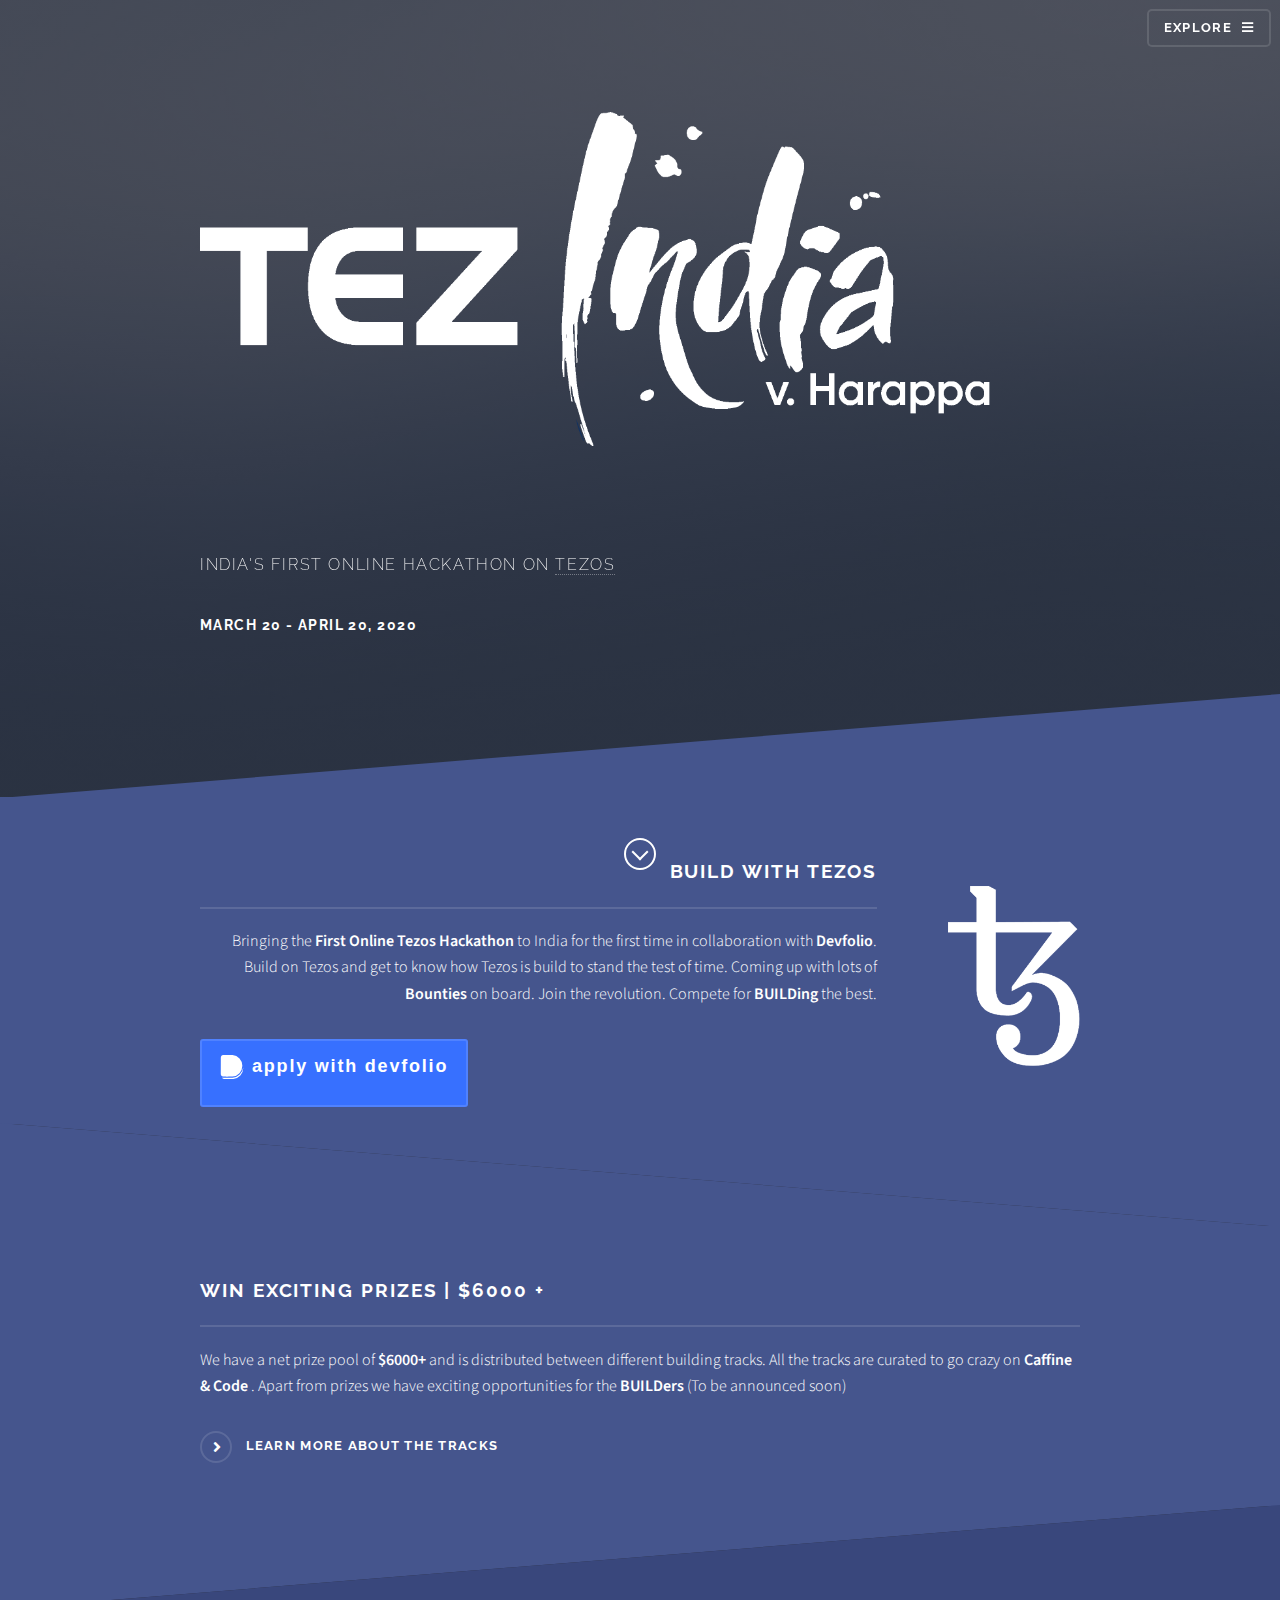
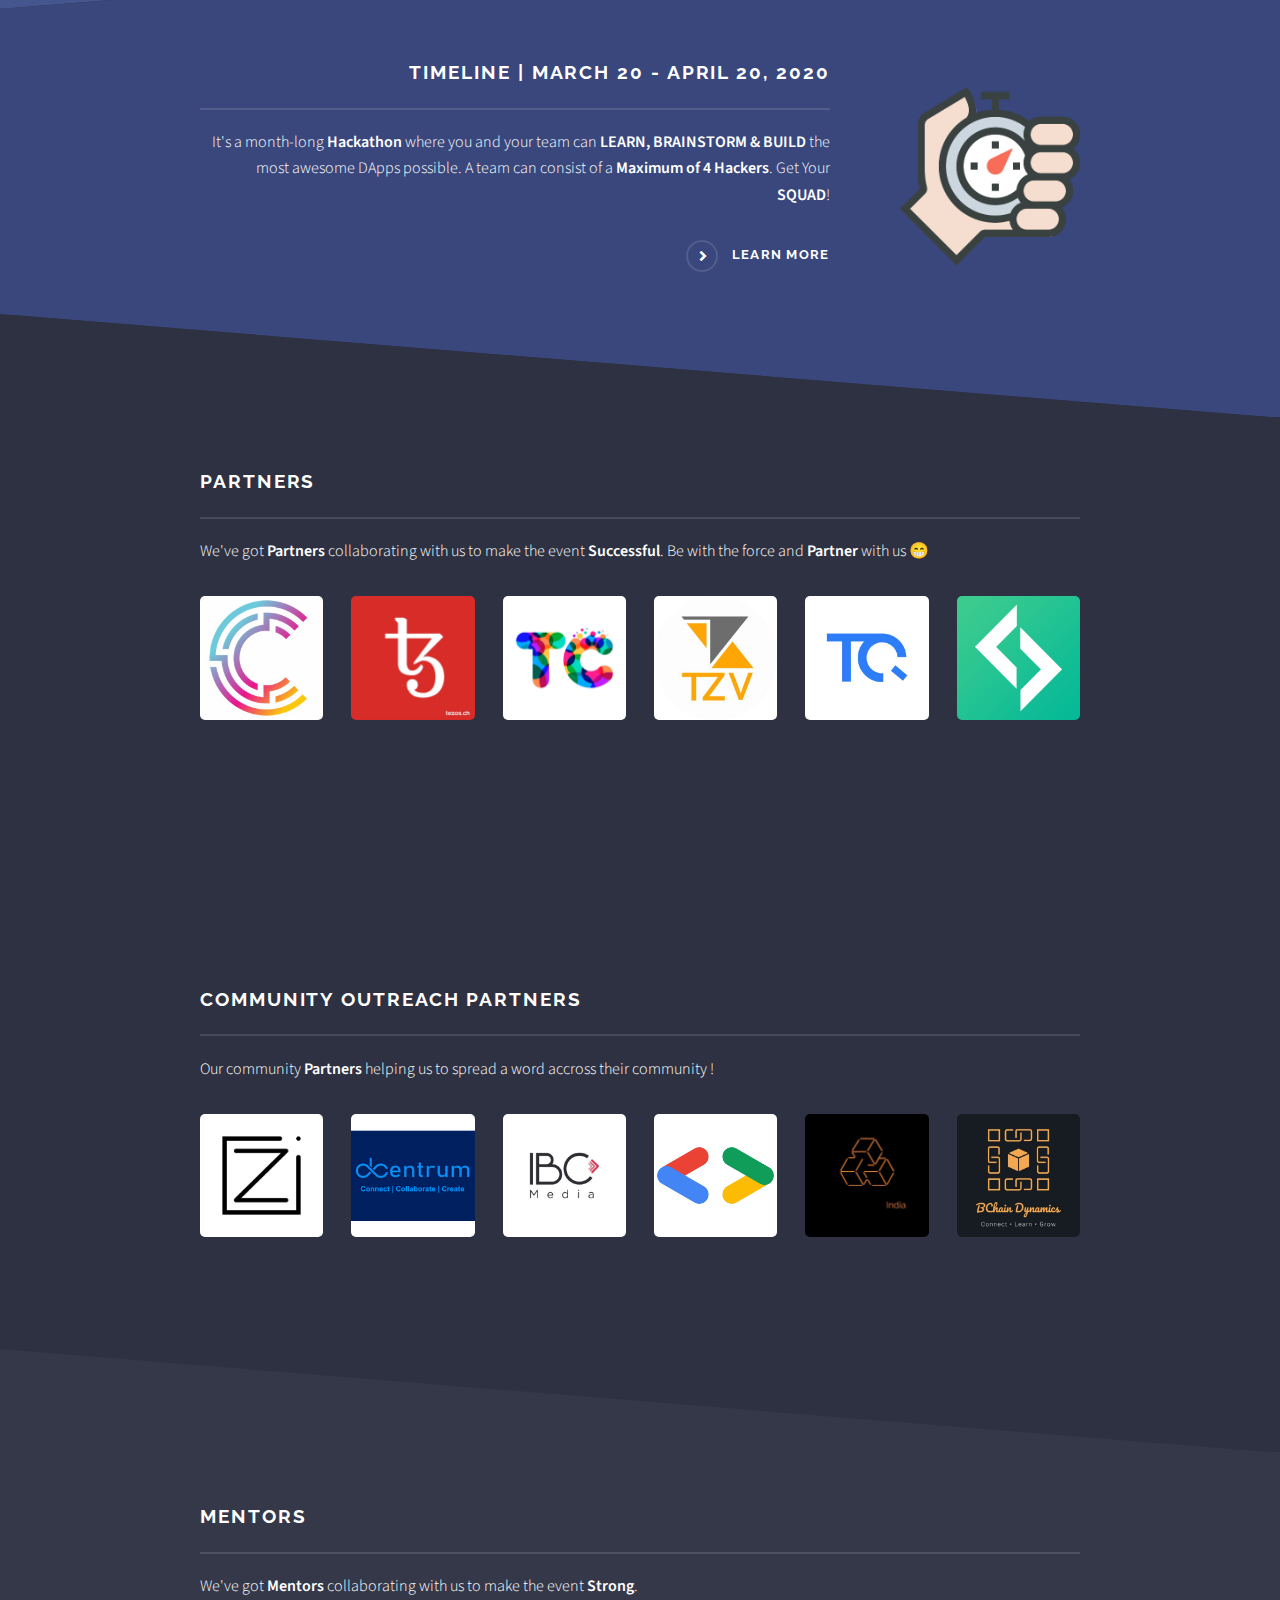
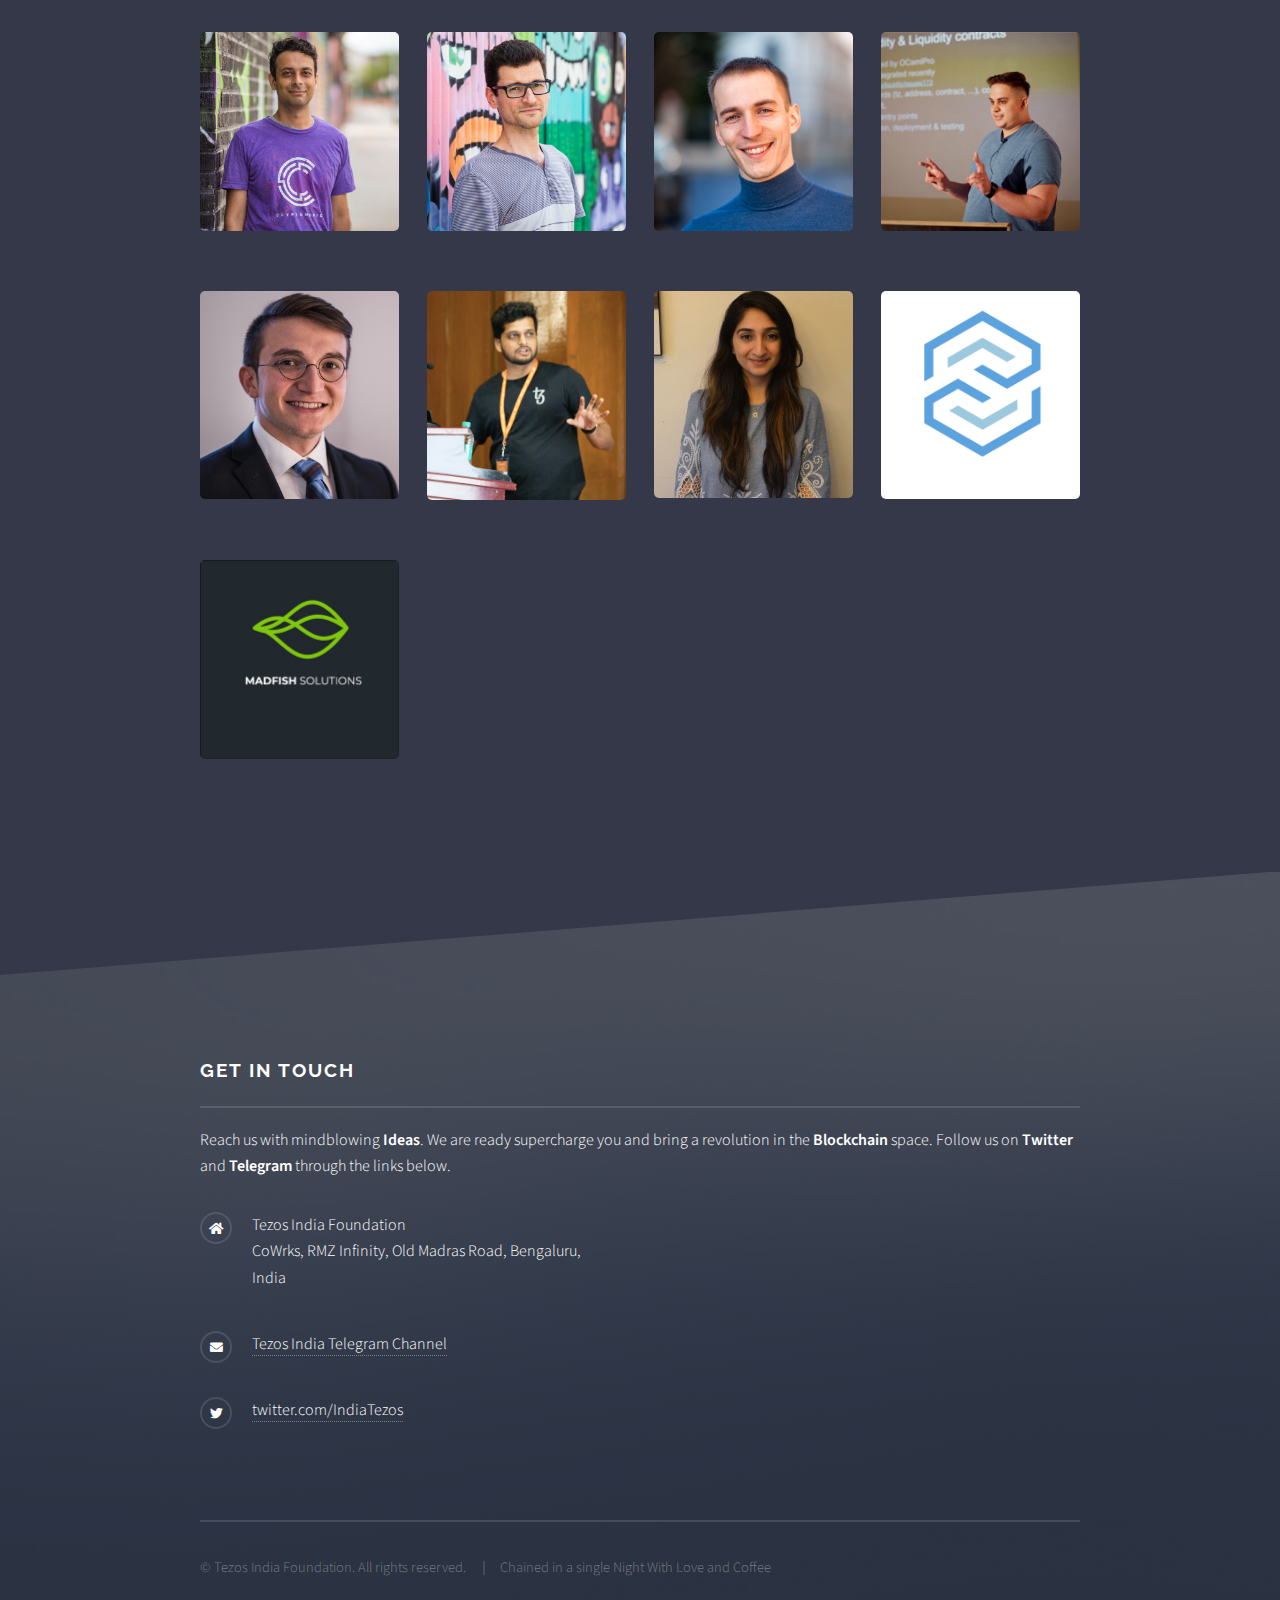
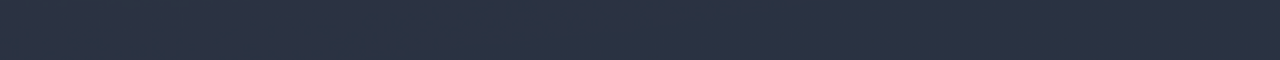
<file: index.html>
<!DOCTYPE html>

<html>
  <head>
    <title>TezIndia v. Harappa</title>
    <meta charset="utf-8" />
    <meta
      name="viewport"
      content="width=device-width, initial-scale=1, user-scalable=no"
    />
    <link rel='icon' href='images/fav.png' type='image/x-icon'/ >
    <meta name="keywords" content="Tezos, TezosIndia, Tezos India Hackathon, Tezindia Hackathons, Blockchain Hackathon, Online Hackathon 2020, Coding Competition, Coding Contest, Hackathons In India, Indian Hackathon 2020, Tezos India Hackathon, Hackathon On Tezos, Tezos developement"/>
    <meta name="description" content="TezIndia Harappa is India's first Tezos hackathon by Tezos India Foundation. TezIndia aims to bring the Tezos developer community in India on a single platform to advance the Tezos developer ecosystem."/>
    <link rel="stylesheet" href="assets/css/main.css" />
    <noscript><link rel="stylesheet" href="assets/css/noscript.css"/></noscript>
    <style>
      .harappa {
        visibility:hidden;
        opacity:0;
        transition:visibility 0.3s linear,opacity 0.3s linear;
      }

      .logo:hover + .harappa {
        visibility: visible;
        opacity: 1;
      }

      .overlay {
        position: absolute;
        top: 11%;
        left: 12%;
        height: 77%;
        width: 88%;
        opacity: 0;
        transition: .5s ease;
        background-color: rgb(51, 54, 54);
      }

      .container:hover .overlay {
        opacity: 0.9;
      }

      .container {
        position: relative;
        width: 50%;
      }

      .image {
        display: block;
        width: 100%;
        height: auto;
      }

      .text {
        color: white;
        font-size: 15px;
        position: absolute;
        top: 50%;
        left: 50%;
        -webkit-transform: translate(-50%, -50%);
        -ms-transform: translate(-50%, -50%);
        transform: translate(-50%, -50%);
        text-align: center;
      }
    </style>
    <link rel="stylesheet" href="assets/css/scroll-down.css">

    <link rel="stylesheet" href="assets/css/apply-snippet.css">

    <script src="https://ajax.googleapis.com/ajax/libs/jquery/3.4.1/jquery.min.js"></script>

  </head>
  <body class="is-preload">
    <!-- Page Wrapper -->
    <div id="page-wrapper">
      <!-- Header -->
      <header id="header" class="alt">
        <h1><a href="index.html">TEZIndia v. Harappa </a></h1>
        <nav>
          <a href="#menu">Explore</a>
        </nav>
      </header>

      <!-- Menu -->
      <nav id="menu">
        <div class="inner">
          <h2>Explore</h2>
          <ul class="links">
            <li><a href="tracks_bounties.html">Tracks & Bounties</a></li>
			<li><a href="timeline.html">Timeline</a></li>
			<li><a href="faq.html">FAQs</a></li>
          </ul>
          <a href="#" class="close">Close</a>
        </div>
      </nav>

      <!-- Banner -->
      <section id="banner">
        <div class="inner">
          <div class="logo"><img src="images/tezLogoHarappa.png" style= "width: 90% ;"/></div>
          <blockquote class="harappa">Harappa was the center of one of the core regions of the Indus Valley Civilisation, One of the oldest city of ancient INDIA</blockquote>
          <p>
            India's First Online Hackathon On
            <a href="http://tezosindia.foundation">Tezos </a>
            <span><h3> March 20 - April 20, 2020 <h3></span>
          </p>
        </div>
        <a href="#" class="scroll-down" address="true"></a>
      </section>

      <!-- Wrapper -->
      <section id="wrapper">
        <!-- One -->
        <section id="one" class="wrapper spotlight style2">
          <div class="inner">
            <img src="images/tez-logo.png" style=" padding-left: 8%; height: 180px" alt=""/>
            <div class="content">
              <h2 class="major" style="padding-top: 10px;">BUILD with Tezos </h2>
              <p>
				Bringing the <strong>First Online Tezos Hackathon</strong> to India for the first time in collaboration with <strong>Devfolio</strong>.
				Build on Tezos and get to know how Tezos is build to stand the test of time.
				Coming up with lots of <strong>Bounties</strong>  on board. Join the revolution. Compete for <strong>BUILDing</strong> the best.
              </p>
              <button id="devfolio-apply-now" style="padding-top: 0;"><svg class="logo" xmlns="http://www.w3.org/2000/svg" fill="#fff"viewBox="0 0 115.46 123.46" style="height:24px;width:24px;margin-right:8px;"><path d="M115.46 68a55.43 55.43 0 0 1-50.85 55.11S28.12 124 16 123a12.6 12.6 0 0 1-10.09-7.5 15.85 15.85 0 0 0 5.36 1.5c4 .34 10.72.51 20.13.51 13.82 0 28.84-.38 29-.38h.26a60.14 60.14 0 0 0 54.72-52.47c.05 1.05.08 2.18.08 3.34z" /><path d="M110.93 55.87A55.43 55.43 0 0 1 60.08 111s-36.48.92-48.58-.12C5 110.29.15 104.22 0 97.52l.2-83.84C.38 7 5.26.94 11.76.41c12.11-1 48.59.12 48.59.12a55.41 55.41 0 0 1 50.58 55.34z"/></svg>Apply with Devfolio</button>

            </div>
          </div>
        </section>

        <!-- Two -->
        <section id="two" class="wrapper alt spotlight style2">
          <div class="inner">
            <div class="content">
              <h2 class="major">WIN Exciting Prizes | $6000 +</h2>
              <p>
				We have a net prize pool of <strong> $6000+ </strong>and is distributed between different building tracks. All the tracks are curated to go crazy on <strong> Caffine & Code </strong>. Apart from prizes we have exciting opportunities for the <strong> BUILDers </strong> (To be announced soon) 
				
              </p>
              <a href="tracks_bounties.html" class="special">Learn more about the Tracks </a>
            </div>
          </div>
        </section>

        <!-- Three -->
        <section id="three" class="wrapper spotlight style4">
          <div class="inner">
            <img src="images/clk.png" style=" padding-left: 8%; height: 180px" alt=""/>
            <div class="content">
              <h2 class="major">Timeline | March 20 - April 20, 2020</h2> 
              <p>
                It's a month-long <strong>Hackathon</strong> where you and your team can <strong>LEARN, BRAINSTORM & BUILD </strong> the most awesome DApps possible. A team can consist of a <strong>Maximum of 4 Hackers</strong>. Get Your <strong>SQUAD</strong>!
              </p>
              <a href="timeline.html" class="special">Learn more</a>
            </div>
          </div>
        </section>

        <!-- Four -->
        <section id="four" class="wrapper alt style1">
          <div class="inner">
            <h2 class="major">PARTNERS</h2>
            <p>
              We've got <strong>Partners</strong> collaborating with us to make the event <strong>Successful</strong>. Be with the force and <strong>Partner</strong> with us 😁            </p>
            <section class="features">
              <div class="box alt">
                <div class="row gtr-uniform">
                  <div class="col-2"><a href="https://cryptonomic.tech/"><span class="image fit"><img src="images/cryptonomic.jpg" alt="" /></span></div></a>
                  <div class="col-2"><a href="https://tezos.foundation/"><span class="image fit"><img src="images/tezFound.jpg" alt="" /></span></div></a>
                  <div class="col-2"><a href="https://tezoscommons.org/"><span class="image fit"><img src="images/tzComm2.jpg" alt="" /></span></div></a>
                  <div class="col-2"><a href="https://www.tz.ventures/"><span class="image fit"><img src="images/tzv.jpg" alt="" /></span></div></a>
                  <div class="col-2"><a href="https://tqtezos.com/"><span class="image fit"><img src="images/tqtezos.jpg" alt="" /></span></div></a>
                  <div class="col-2"><a href="https://tezsure.com/"><span class="image fit"><img src="images/0.png" alt="" /></span></div></a>

                </div>
              </div>
            </section>
          </div>
        </section>

        <!-- Four -->
        <section id="four" class="wrapper alt style1">
          <div class="inner">
            <h2 class="major">COMMUNITY OUTREACH PARTNERS</h2>
            <p>
              Our community <strong>Partners</strong> helping us to spread a word accross their community !</p>
            <section class="features">
              <div class="box alt">
                <div class="row gtr-uniform">
                  <div class="col-2"><a href="https://zubi.io/"><span class="image fit"><img src="images/zubi.jpeg" alt="" /></span></div></a>
                  <div class="col-2"><a href="http://dcentrum.io/"><span class="image fit"><img src="images/dcentrum.png" alt="" /></span></div></a>
                  <div class="col-2"><a href="https://ibc.media/"><span class="image fit"><img src="images/ibc.jpg" alt="" /></span></div></a>
                  <div class="col-2"><a href="https://www.meetup.com/GDGBangalore/"><span class="image fit"><img src="images/gdg.jpg" alt="" /></span></div></a>
                  <div class="col-2"><a href="https://www.meetup.com/blockchainindia/"><span class="image fit"><img src="images/blockchained.jpeg" alt="" /></span></div></a>
                  <div class="col-2"><a href="https://www.meetup.com/BChainDynamics/"><span class="image fit"><img src="images/bchainlogo.jpg" alt="" /></span></div></a>
                </div>
              </div>
            </section>
          </div>
        </section>

                <!-- Five -->
                <section id="one" class="wrapper alt style2">
                  <div class="inner">
                    <h2 class="major">MENTORS</h2>
                    <p>
                      We've got <strong>Mentors</strong> collaborating with us to make the event <strong>Strong</strong>.</p>
                    <section class="features">
          
                      <div class="box alt">
                        <div class="row gtr-uniform">
                          <div class="col-3 container"><span class="image fit mentor"><img src="images/visakh.jpeg" alt="" /></span>
                            <span class="overlay">
                              <div class="text">
                                <h2> Visakh</h2>
                                <p>Cryptonomic Team</p>
                              </div>
                            </span>
                          </div>

                          <div class="col-3 container"><span class="image fit mentor"><img src="images/mike.jpeg" alt="" /></span>
                            <span class="overlay">
                              <div class="text">
                                <h2> Mike</h2>
                                <p>Cryptonomic Team</p>
                              </div>
                            </span>
                          </div>
                       
                          <div class="col-3 container"><span class="image fit mentor"><img src="images/max.jpeg" alt="" /></span>
                            <span class="overlay">
                              <div class="text">
                                <h2> Max Strebkov</h2>
                                <p>Baking Bad Team</p>
                              </div>
                            </span>
                          </div>
                          <div class="col-3 container"><span class="image fit mentor"><img src="images/matej.jpeg" alt="" /></span>
                            <span class="overlay">
                              <div class="text">
                                <h2>Matej Sima</h2>
                                <p>Stove Labs</p>
                              </div>
                            </span>
                          </div>
                          <div class="col-3 container"><span class="image fit mentor"><img src="images/istvan.jpeg" alt="" /></span>
                            <span class="overlay">
                              <div class="text">
                                <h2>Istvan Deak</h2>
                                <p>Stove Labs</p>
                              </div>
                            </span>
                          </div>
                          <div class="col-3 container"><span class="image fit mentor"><img src="images/jign.jpg" alt="" /></span>
                            <span class="overlay">
                              <div class="text">
                                <h2>Jignesh</h2>
                                <p>Tezsure Team</p>
                              </div>
                            </span>
                          </div>
                          <div class="col-3 container"><span class="image fit mentor"><img src="images/navi_n.png" alt="" /></span>
                            <span class="overlay">
                              <div class="text">
                                <h2>Navi</h2>
                                <p>Cryptonomic Team</p>
                              </div>
                            </span>
                          </div>
                          <div class="col-3 container"><span class="image fit mentor" ><img src="images/smarty.png" alt="" /></span>
                            <span class="overlay">
                              <div class="text">

                                <p>SmartPy Team</p>
                              </div>
                            </span>
                          </div>

                          <div class="col-3 container"><span class="image fit mentor"><img src="images/madfish.jpg" alt="" /></span>
                            <span class="overlay">
                              <div class="text">
                                <p>MADFISH Team</p>
                              </div>
                            </span>
                          </div>
                      </div>
                    </div>
                </section>

      </section>

      <!-- Footer -->
      <section id="footer">
        <div class="inner">
          <h2 class="major">Get in touch</h2>
          <p>
            Reach us with mindblowing <strong>Ideas</strong>. We are ready supercharge you and bring a revolution in the <strong>Blockchain</strong> space. Follow us on <strong>Twitter</strong> and <strong>Telegram</strong> through the links below.
          </p>
          <ul class="contact">
            <li class="icon solid fa-home">
              Tezos India Foundation<br />
              CoWrks, RMZ Infinity, Old Madras Road, Bengaluru, India<br />
            </li>
            <li class="icon solid fa-envelope">
              <a href="https://t.me/Indiatezos">Tezos India Telegram Channel</a>
            </li>
            <li class="icon brands fa-twitter">
              <a href="https://twitter.com/IndiaTezos?s=20">twitter.com/IndiaTezos</a>
            </li>

          </ul>
          <ul class="copyright">
            <li>&copy; Tezos India Foundation. All rights reserved.</li>
            <li>Chained in a single Night With Love and Coffee</li>
          </ul>
        </div>
      </section>
    </div>

    <!-- Scripts -->
    
    <script src="assets/js/jquery.min.js"></script>
    <script src="assets/js/jquery.scrollex.min.js"></script>
    <script src="assets/js/browser.min.js"></script>
    <script src="assets/js/breakpoints.min.js"></script>
    <script src="assets/js/util.js"></script>
    <script src="assets/js/main.js"></script>
    <script src="assets/js/participate-button.js"></script>
    <script src="assets/js/scroll-down.js"></script>


  </body>
</html>
</file>
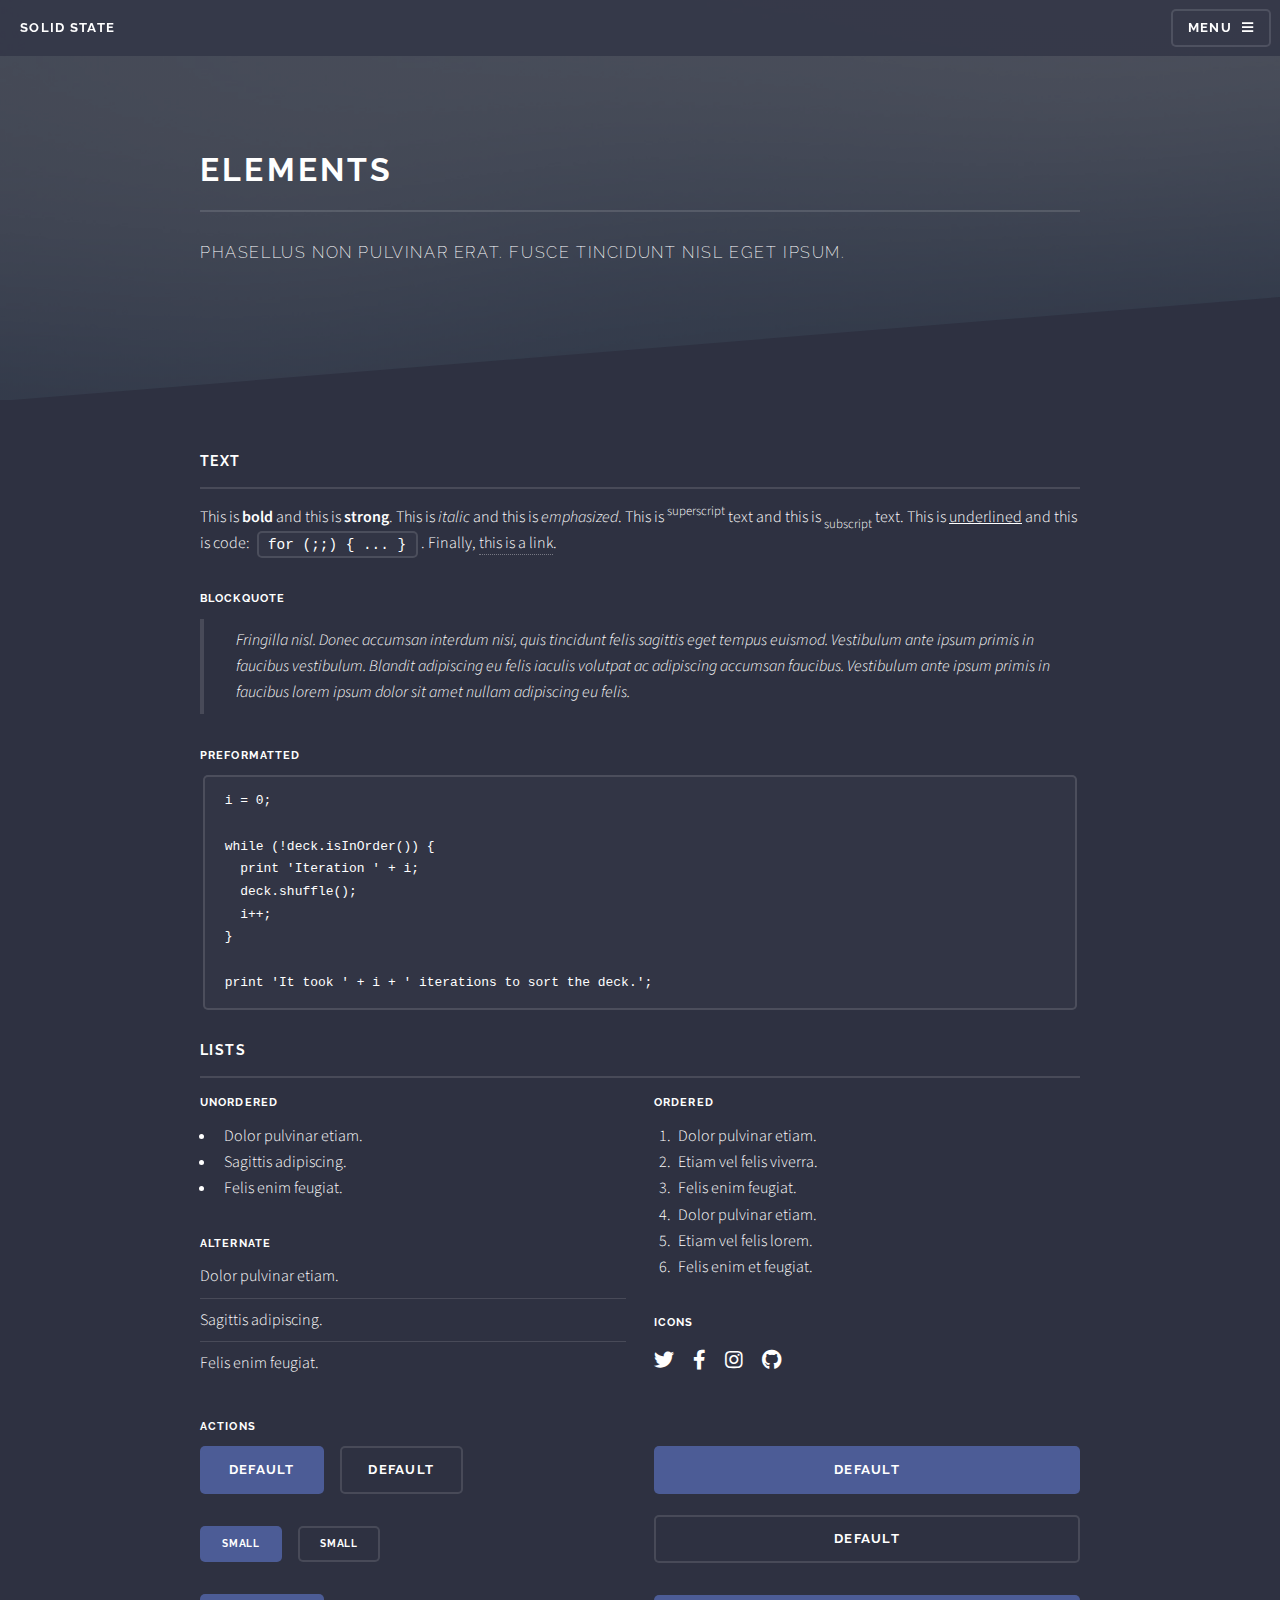
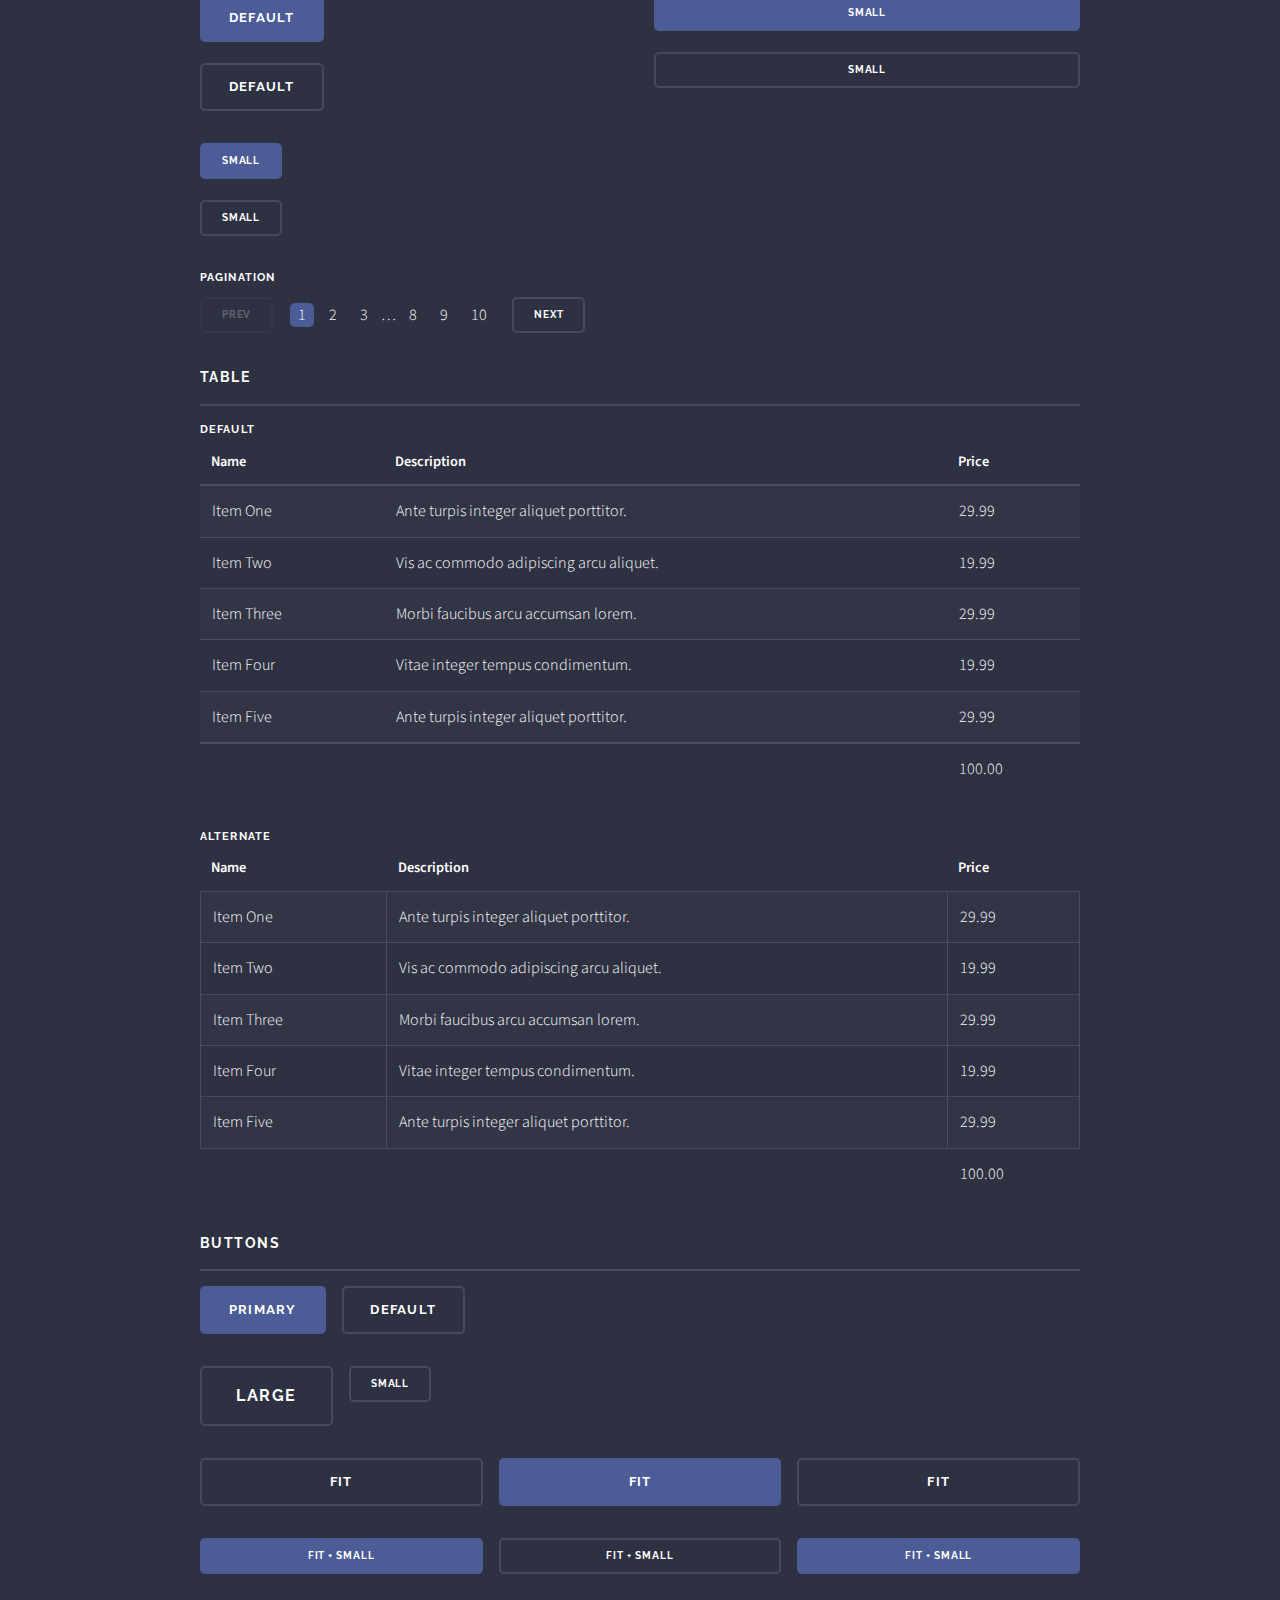
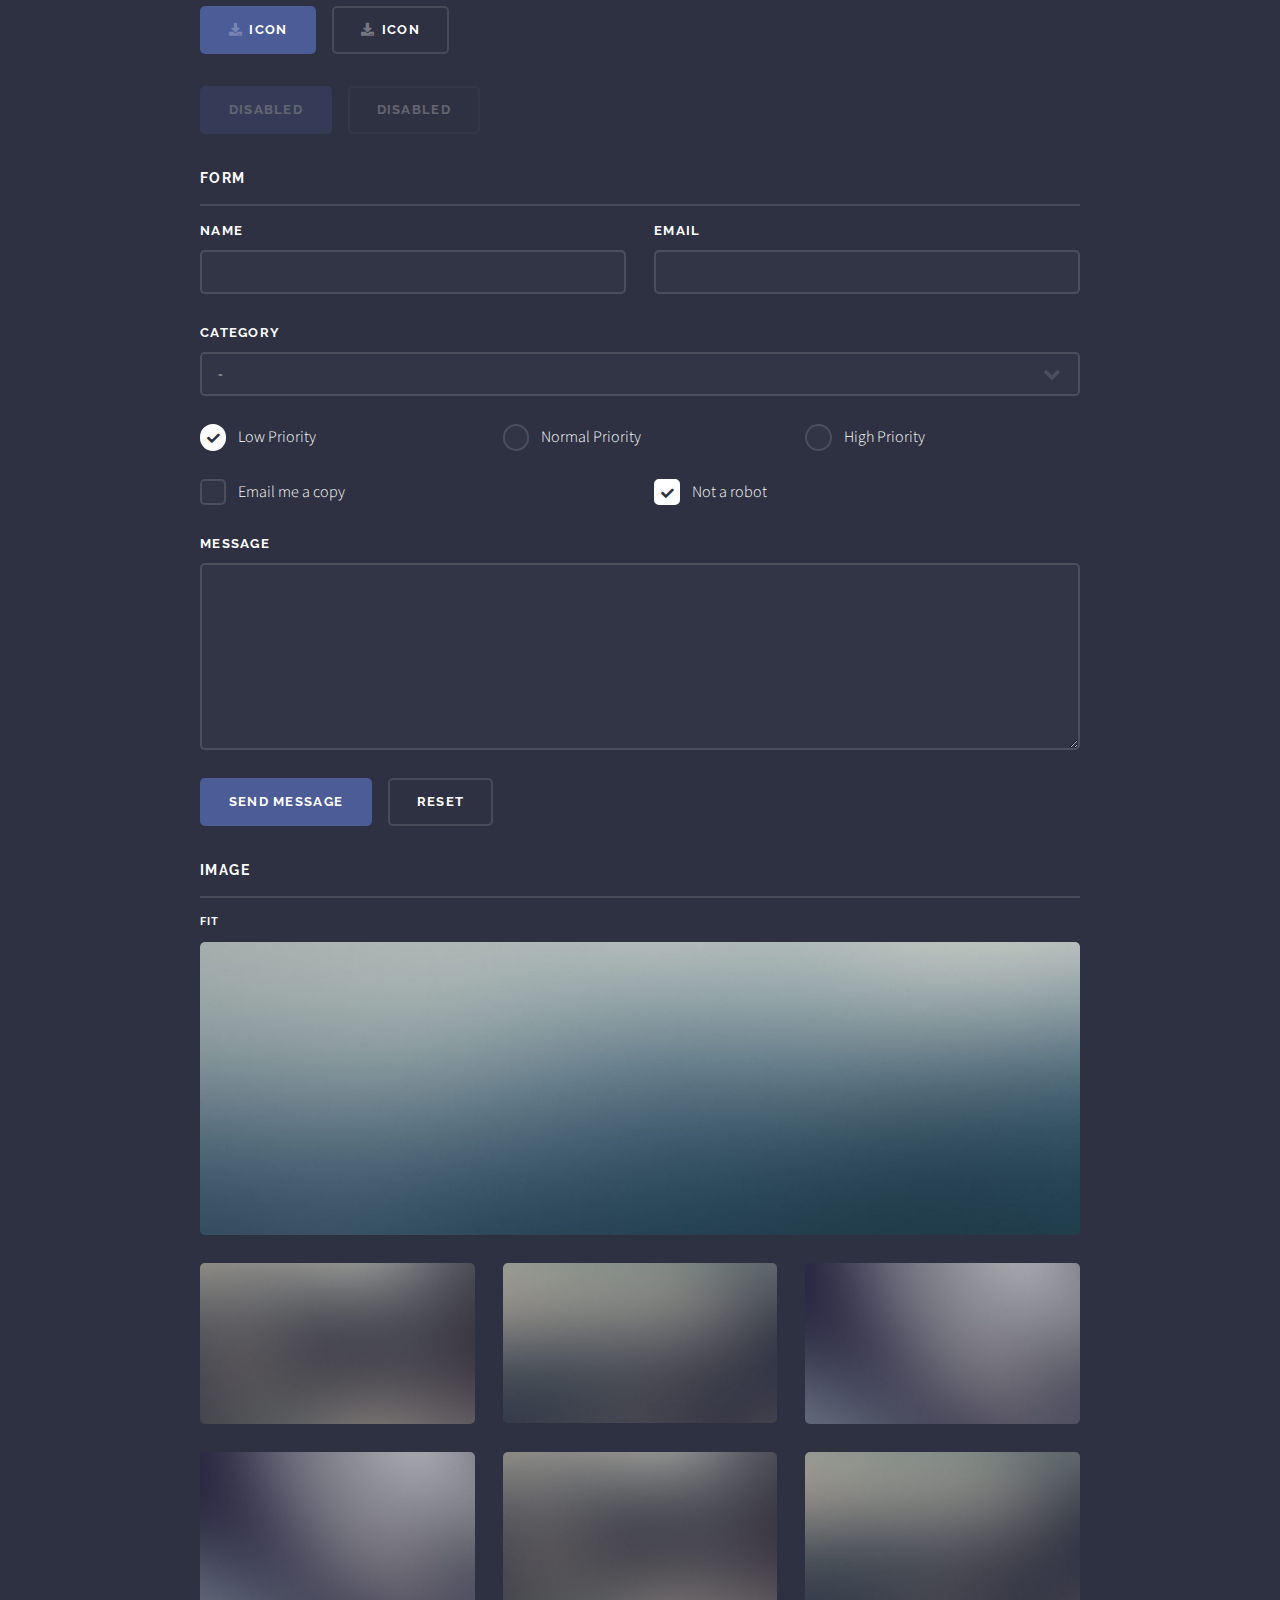
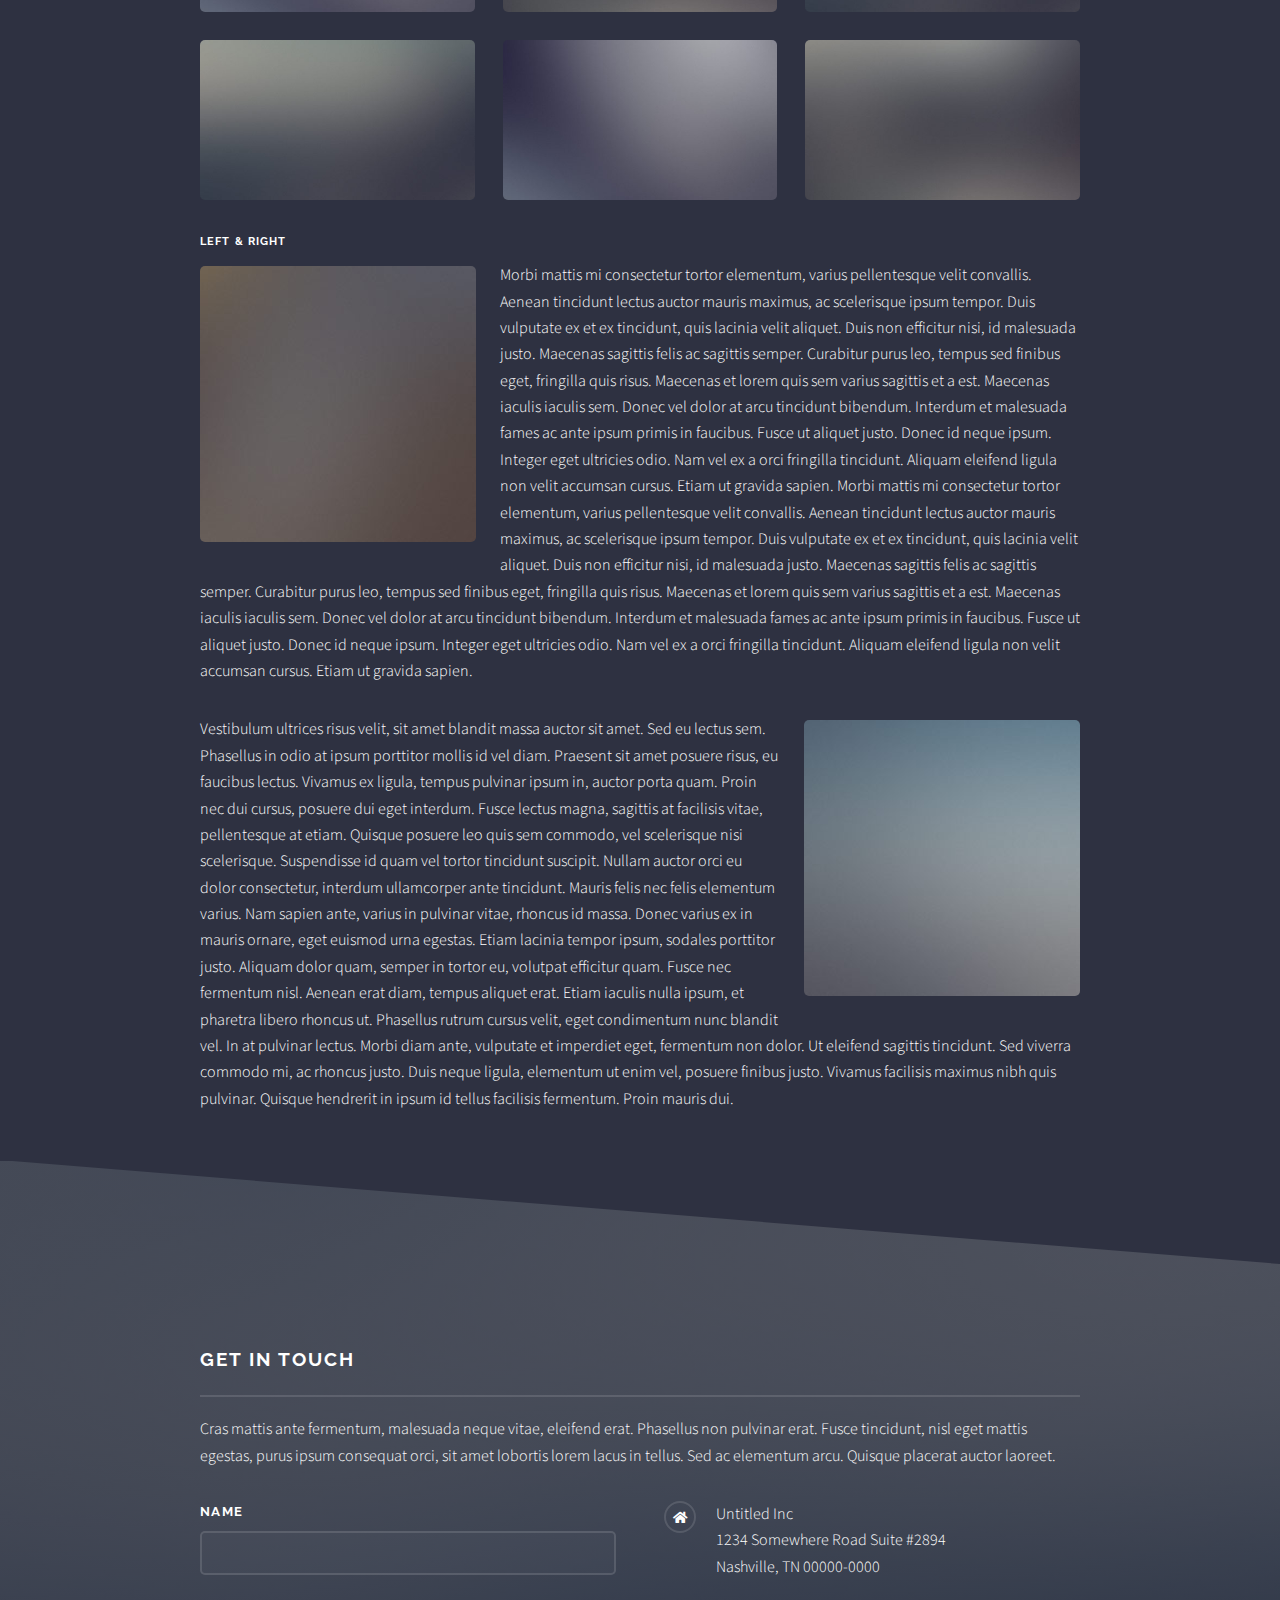
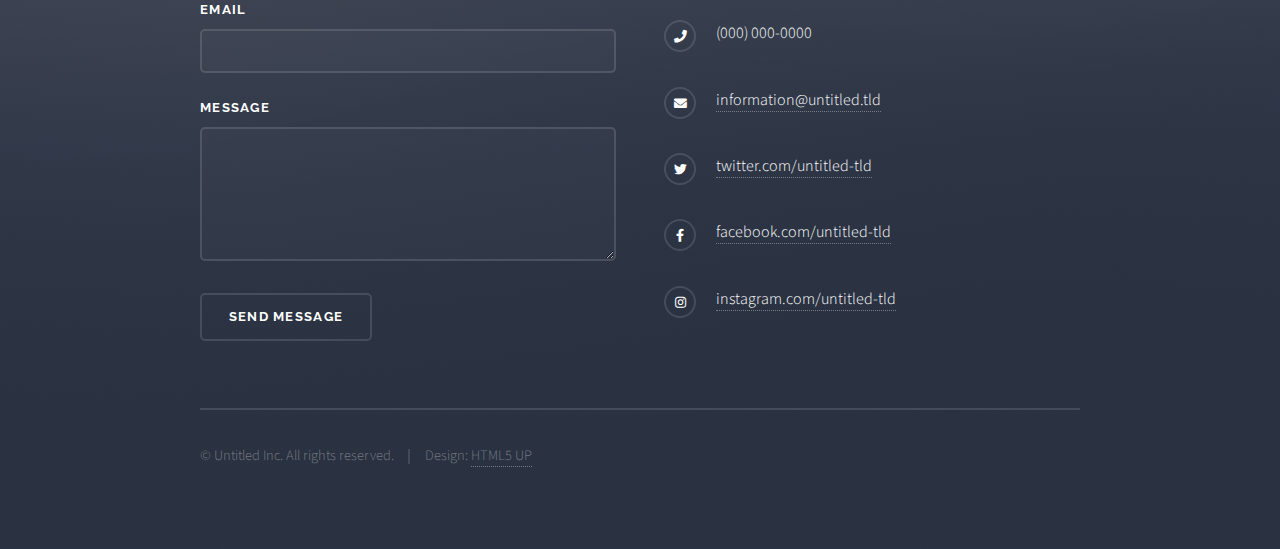
<file: faq copy.html>
<!DOCTYPE HTML>
<!--
	Solid State by HTML5 UP
	html5up.net | @ajlkn
	Free for personal and commercial use under the CCA 3.0 license (html5up.net/license)
-->
<html>
	<head>
		<title>Elements - Solid State by HTML5 UP</title>
		<meta charset="utf-8" />
		<meta name="viewport" content="width=device-width, initial-scale=1, user-scalable=no" />
		<link rel="stylesheet" href="assets/css/main.css" />
		<noscript><link rel="stylesheet" href="assets/css/noscript.css" /></noscript>
	</head>
	<body class="is-preload">

		<!-- Page Wrapper -->
			<div id="page-wrapper">

				<!-- Header -->
					<header id="header">
						<h1><a href="index.html">Solid State</a></h1>
						<nav>
							<a href="#menu">Menu</a>
						</nav>
					</header>

				<!-- Menu -->
					<nav id="menu">
						<div class="inner">
							<h2>Menu</h2>
							<ul class="links">
								<li><a href="index.html">Home</a></li>
								<li><a href="generic.html">Generic</a></li>
								<li><a href="elements.html">Elements</a></li>
								<li><a href="#">Log In</a></li>
								<li><a href="#">Sign Up</a></li>
							</ul>
							<a href="#" class="close">Close</a>
						</div>
					</nav>

				<!-- Wrapper -->
					<section id="wrapper">
						<header>
							<div class="inner">
								<h2>Elements</h2>
								<p>Phasellus non pulvinar erat. Fusce tincidunt nisl eget ipsum.</p>
							</div>
						</header>

						<!-- Content -->
							<div class="wrapper">
								<div class="inner">

									<section>
										<h3 class="major">Text</h3>
										<p>This is <b>bold</b> and this is <strong>strong</strong>. This is <i>italic</i> and this is <em>emphasized</em>.
										This is <sup>superscript</sup> text and this is <sub>subscript</sub> text.
										This is <u>underlined</u> and this is code: <code>for (;;) { ... }</code>. Finally, <a href="#">this is a link</a>.</p>
										<h4>Blockquote</h4>
										<blockquote>Fringilla nisl. Donec accumsan interdum nisi, quis tincidunt felis sagittis eget tempus euismod. Vestibulum ante ipsum primis in faucibus vestibulum. Blandit adipiscing eu felis iaculis volutpat ac adipiscing accumsan faucibus. Vestibulum ante ipsum primis in faucibus lorem ipsum dolor sit amet nullam adipiscing eu felis.</blockquote>
										<h4>Preformatted</h4>
										<pre><code>i = 0;

while (!deck.isInOrder()) {
  print 'Iteration ' + i;
  deck.shuffle();
  i++;
}

print 'It took ' + i + ' iterations to sort the deck.';</code></pre>
									</section>

									<section>
										<h3 class="major">Lists</h3>
										<div class="row">
											<div class="col-6 col-12-medium">
												<h4>Unordered</h4>
												<ul>
													<li>Dolor pulvinar etiam.</li>
													<li>Sagittis adipiscing.</li>
													<li>Felis enim feugiat.</li>
												</ul>
												<h4>Alternate</h4>
												<ul class="alt">
													<li>Dolor pulvinar etiam.</li>
													<li>Sagittis adipiscing.</li>
													<li>Felis enim feugiat.</li>
												</ul>
											</div>
											<div class="col-6 col-12-medium">
												<h4>Ordered</h4>
												<ol>
													<li>Dolor pulvinar etiam.</li>
													<li>Etiam vel felis viverra.</li>
													<li>Felis enim feugiat.</li>
													<li>Dolor pulvinar etiam.</li>
													<li>Etiam vel felis lorem.</li>
													<li>Felis enim et feugiat.</li>
												</ol>
												<h4>Icons</h4>
												<ul class="icons">
													<li><a href="#" class="icon brands fa-twitter"><span class="label">Twitter</span></a></li>
													<li><a href="#" class="icon brands fa-facebook-f"><span class="label">Facebook</span></a></li>
													<li><a href="#" class="icon brands fa-instagram"><span class="label">Instagram</span></a></li>
													<li><a href="#" class="icon brands fa-github"><span class="label">Github</span></a></li>
												</ul>
											</div>
										</div>
										<h4>Actions</h4>
										<div class="row">
											<div class="col-6 col-12-medium">
												<ul class="actions">
													<li><a href="#" class="button primary">Default</a></li>
													<li><a href="#" class="button">Default</a></li>
												</ul>
												<ul class="actions small">
													<li><a href="#" class="button primary small">Small</a></li>
													<li><a href="#" class="button small">Small</a></li>
												</ul>
												<ul class="actions stacked">
													<li><a href="#" class="button primary">Default</a></li>
													<li><a href="#" class="button">Default</a></li>
												</ul>
												<ul class="actions stacked small">
													<li><a href="#" class="button primary small">Small</a></li>
													<li><a href="#" class="button small">Small</a></li>
												</ul>
											</div>
											<div class="col-6 col-12-medium">
												<ul class="actions stacked">
													<li><a href="#" class="button primary fit">Default</a></li>
													<li><a href="#" class="button fit">Default</a></li>
												</ul>
												<ul class="actions stacked small">
													<li><a href="#" class="button primary small fit">Small</a></li>
													<li><a href="#" class="button small fit">Small</a></li>
												</ul>
											</div>
										</div>
										<h4>Pagination</h4>
										<ul class="pagination">
											<li><span class="button small disabled">Prev</span></li>
											<li><a href="#" class="page active">1</a></li>
											<li><a href="#" class="page">2</a></li>
											<li><a href="#" class="page">3</a></li>
											<li><span>&hellip;</span></li>
											<li><a href="#" class="page">8</a></li>
											<li><a href="#" class="page">9</a></li>
											<li><a href="#" class="page">10</a></li>
											<li><a href="#" class="button small">Next</a></li>
										</ul>
									</section>

									<section>
										<h3 class="major">Table</h3>
										<h4>Default</h4>
										<div class="table-wrapper">
											<table>
												<thead>
													<tr>
														<th>Name</th>
														<th>Description</th>
														<th>Price</th>
													</tr>
												</thead>
												<tbody>
													<tr>
														<td>Item One</td>
														<td>Ante turpis integer aliquet porttitor.</td>
														<td>29.99</td>
													</tr>
													<tr>
														<td>Item Two</td>
														<td>Vis ac commodo adipiscing arcu aliquet.</td>
														<td>19.99</td>
													</tr>
													<tr>
														<td>Item Three</td>
														<td> Morbi faucibus arcu accumsan lorem.</td>
														<td>29.99</td>
													</tr>
													<tr>
														<td>Item Four</td>
														<td>Vitae integer tempus condimentum.</td>
														<td>19.99</td>
													</tr>
													<tr>
														<td>Item Five</td>
														<td>Ante turpis integer aliquet porttitor.</td>
														<td>29.99</td>
													</tr>
												</tbody>
												<tfoot>
													<tr>
														<td colspan="2"></td>
														<td>100.00</td>
													</tr>
												</tfoot>
											</table>
										</div>

										<h4>Alternate</h4>
										<div class="table-wrapper">
											<table class="alt">
												<thead>
													<tr>
														<th>Name</th>
														<th>Description</th>
														<th>Price</th>
													</tr>
												</thead>
												<tbody>
													<tr>
														<td>Item One</td>
														<td>Ante turpis integer aliquet porttitor.</td>
														<td>29.99</td>
													</tr>
													<tr>
														<td>Item Two</td>
														<td>Vis ac commodo adipiscing arcu aliquet.</td>
														<td>19.99</td>
													</tr>
													<tr>
														<td>Item Three</td>
														<td> Morbi faucibus arcu accumsan lorem.</td>
														<td>29.99</td>
													</tr>
													<tr>
														<td>Item Four</td>
														<td>Vitae integer tempus condimentum.</td>
														<td>19.99</td>
													</tr>
													<tr>
														<td>Item Five</td>
														<td>Ante turpis integer aliquet porttitor.</td>
														<td>29.99</td>
													</tr>
												</tbody>
												<tfoot>
													<tr>
														<td colspan="2"></td>
														<td>100.00</td>
													</tr>
												</tfoot>
											</table>
										</div>
									</section>

									<section>
										<h3 class="major">Buttons</h3>
										<ul class="actions">
											<li><a href="#" class="button primary">Primary</a></li>
											<li><a href="#" class="button">Default</a></li>
										</ul>
										<ul class="actions">
											<li><a href="#" class="button large">Large</a></li>
											<li><a href="#" class="button small">Small</a></li>
										</ul>
										<ul class="actions fit">
											<li><a href="#" class="button fit">Fit</a></li>
											<li><a href="#" class="button primary fit">Fit</a></li>
											<li><a href="#" class="button fit">Fit</a></li>
										</ul>
										<ul class="actions fit small">
											<li><a href="#" class="button primary fit small">Fit + Small</a></li>
											<li><a href="#" class="button fit small">Fit + Small</a></li>
											<li><a href="#" class="button primary fit small">Fit + Small</a></li>
										</ul>
										<ul class="actions">
											<li><a href="#" class="button primary icon solid fa-download">Icon</a></li>
											<li><a href="#" class="button icon solid fa-download">Icon</a></li>
										</ul>
										<ul class="actions">
											<li><span class="button primary disabled">Disabled</span></li>
											<li><span class="button disabled">Disabled</span></li>
										</ul>
									</section>

									<section>
										<h3 class="major">Form</h3>
										<form method="post" action="#">
											<div class="row gtr-uniform">
												<div class="col-6 col-12-xsmall">
													<label for="demo-name">Name</label>
													<input type="text" name="demo-name" id="demo-name" value="" />
												</div>
												<div class="col-6 col-12-xsmall">
													<label for="demo-email">Email</label>
													<input type="email" name="demo-email" id="demo-email" value="" />
												</div>
												<div class="col-12">
													<label for="demo-category">Category</label>
													<select name="demo-category" id="demo-category">
														<option value="">-</option>
														<option value="1">Manufacturing</option>
														<option value="1">Shipping</option>
														<option value="1">Administration</option>
														<option value="1">Human Resources</option>
													</select>
												</div>
												<div class="col-4 col-12-small">
													<input type="radio" id="demo-priority-low" name="demo-priority" checked>
													<label for="demo-priority-low">Low Priority</label>
												</div>
												<div class="col-4 col-12-small">
													<input type="radio" id="demo-priority-normal" name="demo-priority">
													<label for="demo-priority-normal">Normal Priority</label>
												</div>
												<div class="col-4 col-12-small">
													<input type="radio" id="demo-priority-high" name="demo-priority">
													<label for="demo-priority-high">High Priority</label>
												</div>
												<div class="col-6 col-12-small">
													<input type="checkbox" id="demo-copy" name="demo-copy">
													<label for="demo-copy">Email me a copy</label>
												</div>
												<div class="col-6 col-12-small">
													<input type="checkbox" id="demo-human" name="demo-human" checked>
													<label for="demo-human">Not a robot</label>
												</div>
												<div class="col-12">
													<label for="demo-message">Message</label>
													<textarea name="demo-message" id="demo-message" rows="6"></textarea>
												</div>
												<div class="col-12">
													<ul class="actions">
														<li><input type="submit" value="Send Message" class="primary" /></li>
														<li><input type="reset" value="Reset" /></li>
													</ul>
												</div>
											</div>
										</form>
									</section>

									<section>
										<h3 class="major">Image</h3>
										<h4>Fit</h4>
										<div class="box alt">
											<div class="row gtr-uniform">
												<div class="col-12"><span class="image fit"><img src="images/pic08.jpg" alt="" /></span></div>
												<div class="col-4"><span class="image fit"><img src="images/pic05.jpg" alt="" /></span></div>
												<div class="col-4"><span class="image fit"><img src="images/pic06.jpg" alt="" /></span></div>
												<div class="col-4"><span class="image fit"><img src="images/pic07.jpg" alt="" /></span></div>
												<div class="col-4"><span class="image fit"><img src="images/pic07.jpg" alt="" /></span></div>
												<div class="col-4"><span class="image fit"><img src="images/pic05.jpg" alt="" /></span></div>
												<div class="col-4"><span class="image fit"><img src="images/pic06.jpg" alt="" /></span></div>
												<div class="col-4"><span class="image fit"><img src="images/pic06.jpg" alt="" /></span></div>
												<div class="col-4"><span class="image fit"><img src="images/pic07.jpg" alt="" /></span></div>
												<div class="col-4"><span class="image fit"><img src="images/pic05.jpg" alt="" /></span></div>
											</div>
										</div>
										<h4>Left &amp; Right</h4>
										<p><span class="image left"><img src="images/pic01.jpg" alt="" /></span>Morbi mattis mi consectetur tortor elementum, varius pellentesque velit convallis. Aenean tincidunt lectus auctor mauris maximus, ac scelerisque ipsum tempor. Duis vulputate ex et ex tincidunt, quis lacinia velit aliquet. Duis non efficitur nisi, id malesuada justo. Maecenas sagittis felis ac sagittis semper. Curabitur purus leo, tempus sed finibus eget, fringilla quis risus. Maecenas et lorem quis sem varius sagittis et a est. Maecenas iaculis iaculis sem. Donec vel dolor at arcu tincidunt bibendum. Interdum et malesuada fames ac ante ipsum primis in faucibus. Fusce ut aliquet justo. Donec id neque ipsum. Integer eget ultricies odio. Nam vel ex a orci fringilla tincidunt. Aliquam eleifend ligula non velit accumsan cursus. Etiam ut gravida sapien. Morbi mattis mi consectetur tortor elementum, varius pellentesque velit convallis. Aenean tincidunt lectus auctor mauris maximus, ac scelerisque ipsum tempor. Duis vulputate ex et ex tincidunt, quis lacinia velit aliquet. Duis non efficitur nisi, id malesuada justo. Maecenas sagittis felis ac sagittis semper. Curabitur purus leo, tempus sed finibus eget, fringilla quis risus. Maecenas et lorem quis sem varius sagittis et a est. Maecenas iaculis iaculis sem. Donec vel dolor at arcu tincidunt bibendum. Interdum et malesuada fames ac ante ipsum primis in faucibus. Fusce ut aliquet justo. Donec id neque ipsum. Integer eget ultricies odio. Nam vel ex a orci fringilla tincidunt. Aliquam eleifend ligula non velit accumsan cursus. Etiam ut gravida sapien.</p>
										<p><span class="image right"><img src="images/pic02.jpg" alt="" /></span>Vestibulum ultrices risus velit, sit amet blandit massa auctor sit amet. Sed eu lectus sem. Phasellus in odio at ipsum porttitor mollis id vel diam. Praesent sit amet posuere risus, eu faucibus lectus. Vivamus ex ligula, tempus pulvinar ipsum in, auctor porta quam. Proin nec dui cursus, posuere dui eget interdum. Fusce lectus magna, sagittis at facilisis vitae, pellentesque at etiam. Quisque posuere leo quis sem commodo, vel scelerisque nisi scelerisque. Suspendisse id quam vel tortor tincidunt suscipit. Nullam auctor orci eu dolor consectetur, interdum ullamcorper ante tincidunt. Mauris felis nec felis elementum varius. Nam sapien ante, varius in pulvinar vitae, rhoncus id massa. Donec varius ex in mauris ornare, eget euismod urna egestas. Etiam lacinia tempor ipsum, sodales porttitor justo. Aliquam dolor quam, semper in tortor eu, volutpat efficitur quam. Fusce nec fermentum nisl. Aenean erat diam, tempus aliquet erat. Etiam iaculis nulla ipsum, et pharetra libero rhoncus ut. Phasellus rutrum cursus velit, eget condimentum nunc blandit vel. In at pulvinar lectus. Morbi diam ante, vulputate et imperdiet eget, fermentum non dolor. Ut eleifend sagittis tincidunt. Sed viverra commodo mi, ac rhoncus justo. Duis neque ligula, elementum ut enim vel, posuere finibus justo. Vivamus facilisis maximus nibh quis pulvinar. Quisque hendrerit in ipsum id tellus facilisis fermentum. Proin mauris dui.</p>
									</section>

								</div>
							</div>

					</section>

				<!-- Footer -->
					<section id="footer">
						<div class="inner">
							<h2 class="major">Get in touch</h2>
							<p>Cras mattis ante fermentum, malesuada neque vitae, eleifend erat. Phasellus non pulvinar erat. Fusce tincidunt, nisl eget mattis egestas, purus ipsum consequat orci, sit amet lobortis lorem lacus in tellus. Sed ac elementum arcu. Quisque placerat auctor laoreet.</p>
							<form method="post" action="#">
								<div class="fields">
									<div class="field">
										<label for="name">Name</label>
										<input type="text" name="name" id="name" />
									</div>
									<div class="field">
										<label for="email">Email</label>
										<input type="email" name="email" id="email" />
									</div>
									<div class="field">
										<label for="message">Message</label>
										<textarea name="message" id="message" rows="4"></textarea>
									</div>
								</div>
								<ul class="actions">
									<li><input type="submit" value="Send Message" /></li>
								</ul>
							</form>
							<ul class="contact">
								<li class="icon solid fa-home">
									Untitled Inc<br />
									1234 Somewhere Road Suite #2894<br />
									Nashville, TN 00000-0000
								</li>
								<li class="icon solid fa-phone">(000) 000-0000</li>
								<li class="icon solid fa-envelope"><a href="#">information@untitled.tld</a></li>
								<li class="icon brands fa-twitter"><a href="#">twitter.com/untitled-tld</a></li>
								<li class="icon brands fa-facebook-f"><a href="#">facebook.com/untitled-tld</a></li>
								<li class="icon brands fa-instagram"><a href="#">instagram.com/untitled-tld</a></li>
							</ul>
							<ul class="copyright">
								<li>&copy; Untitled Inc. All rights reserved.</li><li>Design: <a href="http://html5up.net">HTML5 UP</a></li>
							</ul>
						</div>
					</section>

			</div>

		<!-- Scripts -->
			<script src="assets/js/jquery.min.js"></script>
			<script src="assets/js/jquery.scrollex.min.js"></script>
			<script src="assets/js/browser.min.js"></script>
			<script src="assets/js/breakpoints.min.js"></script>
			<script src="assets/js/util.js"></script>
			<script src="assets/js/main.js"></script>

	</body>
</html>
</file>
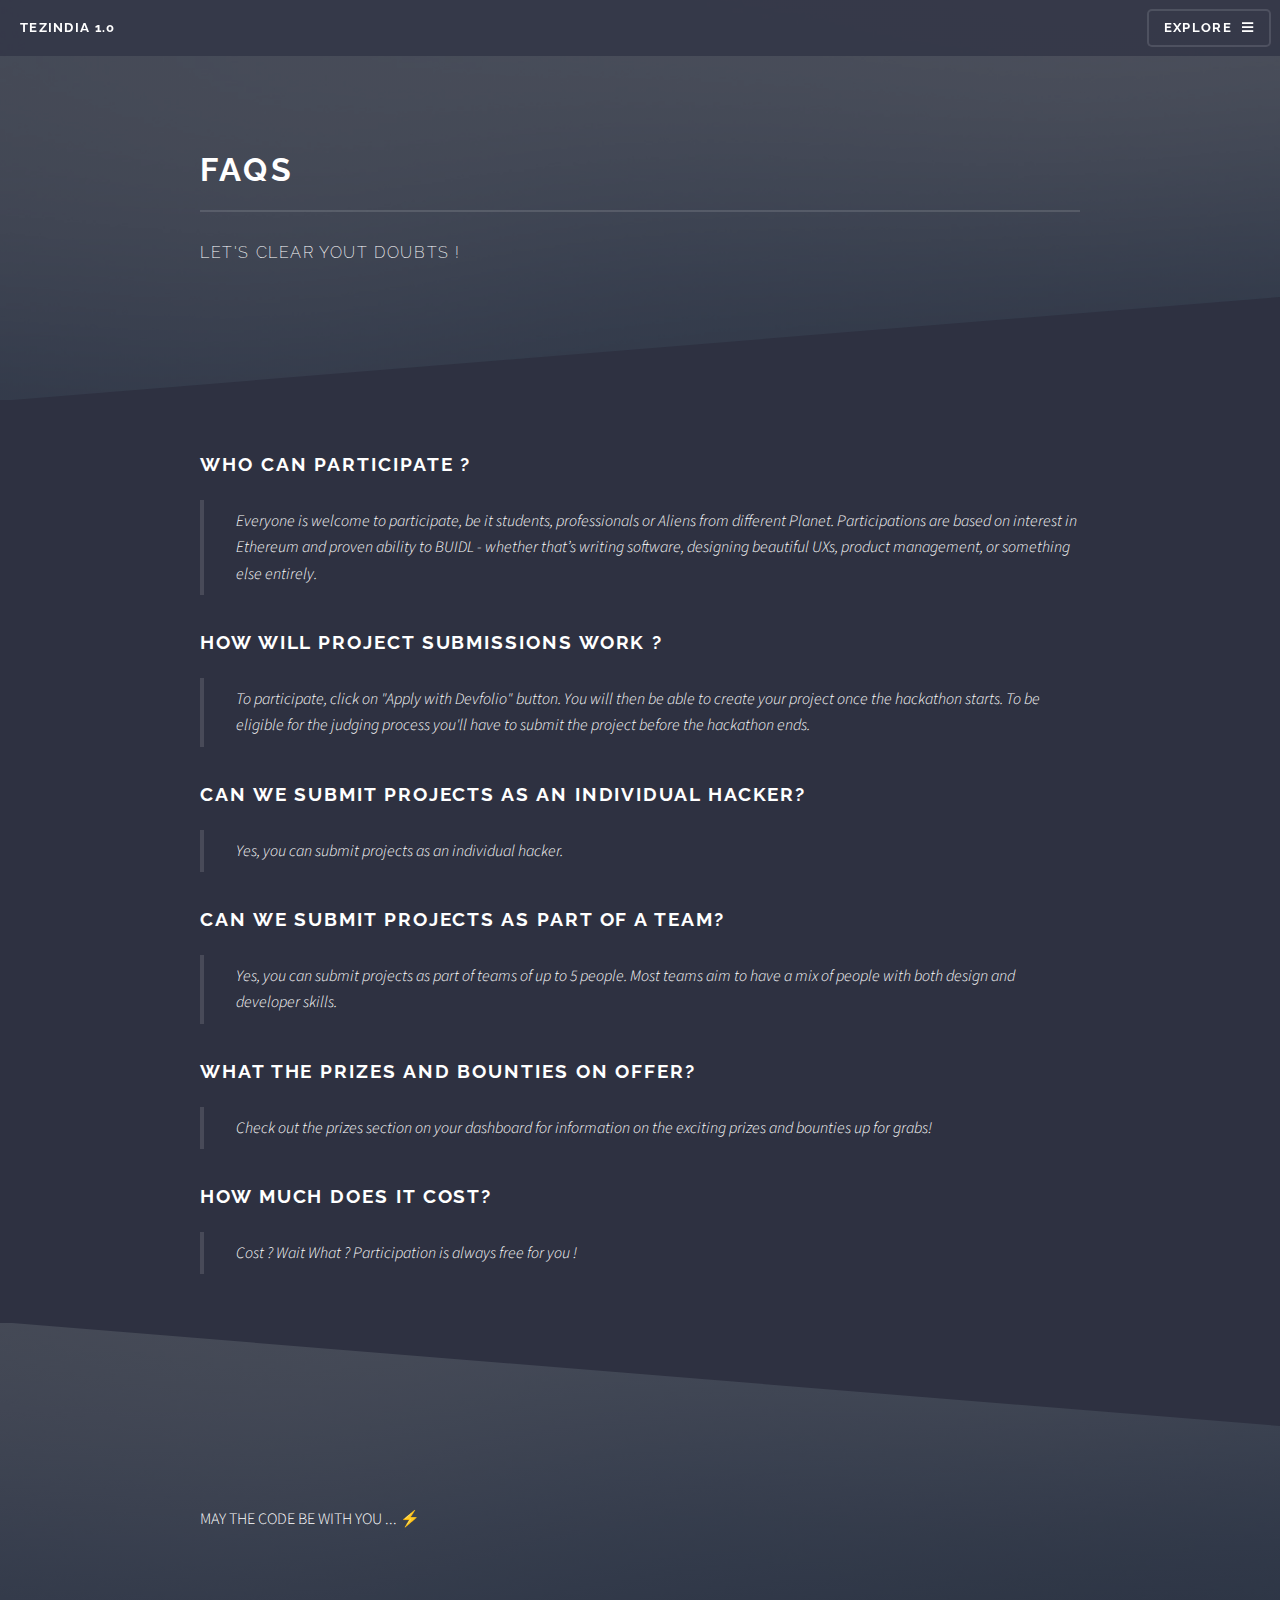
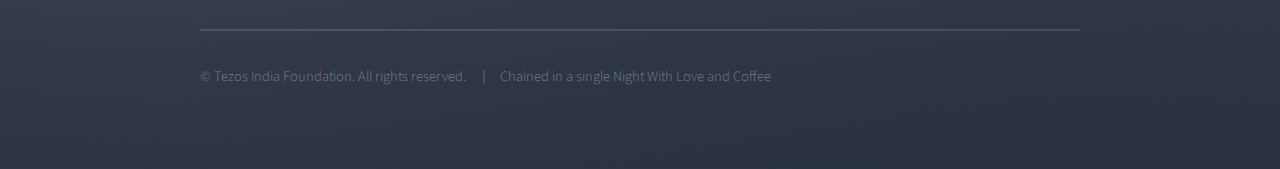
<file: faq.html>
<!DOCTYPE html>

<html>
  <head>
    <title>FAQ | TEZIndia 1.0</title>
    <meta charset="utf-8" />
    <meta
      name="viewport"
      content="width=device-width, initial-scale=1, user-scalable=no"
    />
    <link rel="stylesheet" href="assets/css/main.css" />
    <noscript><link rel="stylesheet" href="assets/css/noscript.css"/></noscript>
  </head>
  <body class="is-preload">
    <!-- Page Wrapper -->
    <div id="page-wrapper">
      <!-- Header -->
      <header id="header">
        <h1><a href="index.html">TEZIndia 1.0</a></h1>
        <nav>
          <a href="#menu">Explore</a>
        </nav>
      </header>

      <!-- Menu -->
      <nav id="menu">
        <div class="inner">
          <h2>Menu</h2>
          <ul class="links">
            <li><a href="index.html">Home</a></li>
            <li><a href="tracks_bounties.html">Tracks & Bounties</a></li>
            <li><a href="timeline.html">Timeline</a></li>
          </ul>
          <a href="#" class="close">Close</a>
        </div>
      </nav>

      <!-- Wrapper -->
      <section id="wrapper">
        <header>
          <div class="inner">
            <h2>FAQs</h2>
            <p>Let's clear yout Doubts !</p>
          </div>
        </header>

        <!-- Content -->
        <div class="wrapper">
          <div class="inner">
            <h2>Who Can Participate ?</h2>
            <blockquote>
              Everyone is welcome to participate, be it students, professionals
              or Aliens from different Planet. Participations are based on
              interest in Ethereum and proven ability to BUIDL - whether that’s
              writing software, designing beautiful UXs, product management, or
              something else entirely.
            </blockquote>
            <h2>How will project submissions work ?</h2>
            <blockquote>
              To participate, click on "Apply with Devfolio" button. You will
              then be able to create your project once the hackathon starts. To
              be eligible for the judging process you'll have to submit the
              project before the hackathon ends.
            </blockquote>
            <h2>Can we submit projects as an individual hacker?</h2>
            <blockquote>
              Yes, you can submit projects as an individual hacker.
            </blockquote>
            <h2>Can we submit projects as part of a team?</h2>
            <blockquote>
              Yes, you can submit projects as part of teams of up to 5 people.
              Most teams aim to have a mix of people with both design and
              developer skills.
            </blockquote>
            <h2>What the prizes and bounties on offer?</h2>
            <blockquote>
              Check out the prizes section on your dashboard for information on
              the exciting prizes and bounties up for grabs!
            </blockquote>
            <h2>How much does it cost?</h2>
            <blockquote>
              Cost ? Wait What ? Participation is always free for you !
            </blockquote>
          </div>
        </div>
      </section>

      <!-- Footer -->
      <section id="footer">
        <div class="inner">
          <p>
            MAY THE CODE BE WITH YOU ... ⚡
          </p>

          <ul class="copyright">
            <li>&copy; Tezos India Foundation. All rights reserved.</li>
            <li>Chained in a single Night With Love and Coffee</li>
          </ul>
        </div>
      </section>
    </div>

    <!-- Scripts -->
    <script src="assets/js/jquery.min.js"></script>
    <script src="assets/js/jquery.scrollex.min.js"></script>
    <script src="assets/js/browser.min.js"></script>
    <script src="assets/js/breakpoints.min.js"></script>
    <script src="assets/js/util.js"></script>
    <script src="assets/js/main.js"></script>
  </body>
</html>
</file>
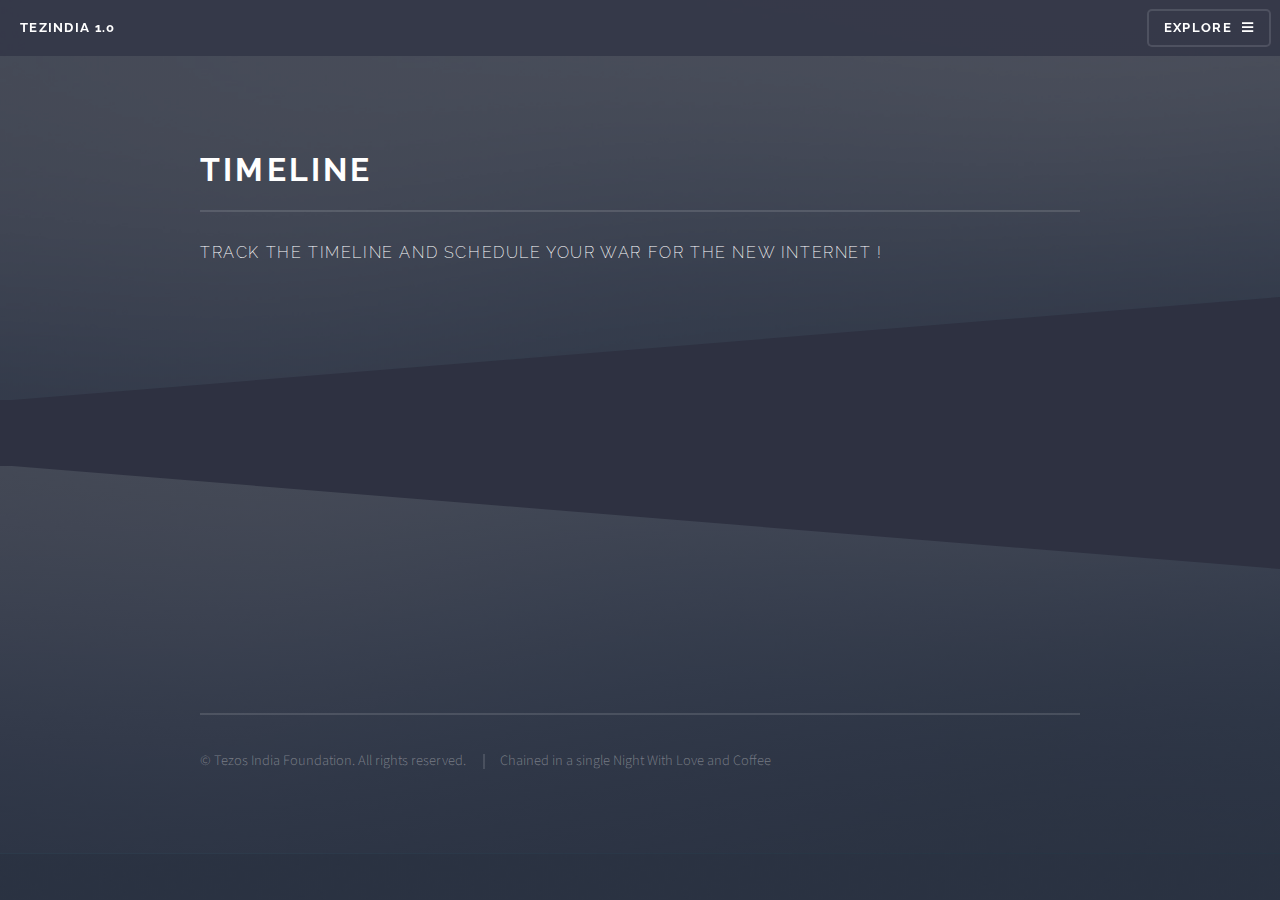
<file: timeline.html>
<!DOCTYPE html>
<!--
	Solid State by HTML5 UP
	html5up.net | @ajlkn
	Free for personal and commercial use under the CCA 3.0 license (html5up.net/license)
-->
<html>
  <head>
    <title>Timeline</title>
    <meta charset="utf-8" />
    <meta
      name="viewport"
      content="width=device-width, initial-scale=1, user-scalable=no"
    />
    <link rel="stylesheet" href="assets/css/main.css" />
    <noscript><link rel="stylesheet" href="assets/css/noscript.css"/></noscript>
  </head>
  <body class="is-preload">
    <!-- Page Wrapper -->
    <div id="page-wrapper">
      <!-- Header -->
      <header id="header">
        <h1><a href="index.html">TEZINDIA 1.0</a></h1>
        <nav>
          <a href="#menu">Explore</a>
        </nav>
      </header>

      <!-- Menu -->
      <nav id="menu">
        <div class="inner">
          <h2>Menu</h2>
          <ul class="links">
            <li><a href="index.html">Home</a></li>
            <li><a href="tracks_bounties.html">Tracks & Bounties</a></li>
            <li><a href="faq.html">FAQs</a></li>
          </ul>
          <a href="#" class="close">Close</a>
        </div>
      </nav>

      <!-- Wrapper -->
      <section id="wrapper">
        <header>
          <div class="inner">
            <h2>Timeline</h2>
            <p>
              Track the timeline and Schedule your war for the new Internet !
            </p>
          </div>
        </header>

        <!-- Content -->
        <div class="wrapper">
          <div class="inner"></div>
        </div>
      </section>

      <!-- Footer -->
      <section id="footer">
        <div class="inner">
          <ul class="copyright">
            <li>&copy; Tezos India Foundation. All rights reserved.</li>
            <li>Chained in a single Night With Love and Coffee</li>
          </ul>
        </div>
      </section>
    </div>

    <!-- Scripts -->
    <script src="assets/js/jquery.min.js"></script>
    <script src="assets/js/jquery.scrollex.min.js"></script>
    <script src="assets/js/browser.min.js"></script>
    <script src="assets/js/breakpoints.min.js"></script>
    <script src="assets/js/util.js"></script>
    <script src="assets/js/main.js"></script>
  </body>
</html>
</file>
<file: assets/css/noscript.css>
/*
	Solid State by HTML5 UP
	html5up.net | @ajlkn
	Free for personal and commercial use under the CCA 3.0 license (html5up.net/license)
*/

/* Banner */

	body.is-preload #banner .logo {
		-moz-transform: none;
		-webkit-transform: none;
		-ms-transform: none;
		transform: none;
		opacity: 1;
	}

	body.is-preload #banner h2 {
		opacity: 1;
		-moz-transform: none;
		-webkit-transform: none;
		-ms-transform: none;
		transform: none;
		-moz-filter: none;
		-webkit-filter: none;
		-ms-filter: none;
		filter: none;
	}

	body.is-preload #banner p {
		opacity: 01;
		-moz-transform: none;
		-webkit-transform: none;
		-ms-transform: none;
		transform: none;
		-moz-filter: none;
		-webkit-filter: none;
		-ms-filter: none;
		filter: none;
	}
</file>
<file: assets/css/scroll-down.css>
.scroll-down {
  opacity: 1;
  -webkit-transition: all 0.5s ease-in 3s;
  transition: all 0.5s ease-in 3s;
}

.scroll-down {
  position: absolute;
  bottom: 30px;
  left: 50%;
  margin-left: -16px;
  display: block;
  width: 32px;
  height: 32px;
  border: 2px solid #fff;
  background-size: 14px auto;
  border-radius: 50%;
  z-index: 2;
  -webkit-animation: bounce 2s infinite 2s;
  animation: bounce 2s infinite 2s;
  -webkit-transition: all 0.2s ease-in;
  transition: all 0.2s ease-in;
  transform: scale(1);
}

.scroll-down:before {
  position: absolute;
  top: calc(50% - 8px);
  left: calc(50% - 6px);
  transform: rotate(-45deg);
  display: block;
  width: 12px;
  height: 12px;
  content: "";
  border: 2px solid white;
  border-width: 0px 0 2px 2px;
}

@keyframes bounce {
  0%,
  100%,
  20%,
  50%,
  80% {
    -webkit-transform: translateY(0);
    -ms-transform: translateY(0);
    transform: translateY(0);
  }
  40% {
    -webkit-transform: translateY(-10px);
    -ms-transform: translateY(-10px);
    transform: translateY(-10px);
  }
  60% {
    -webkit-transform: translateY(-5px);
    -ms-transform: translateY(-5px);
    transform: translateY(-5px);
  }
}
</file>
<file: assets/css/apply-snippet.css>
#devfolio-apply-now {
  -ms-flex-align: center;
  -webkit-box-align: center;
  align-items: center;
  background-color: #3770ff;
  border-radius: 3px;
  border: none;
  color: #ffffff;
  cursor: pointer;
  display: -ms-flexbox;
  display: -webkit-box;
  display: flex;
  font-family: -apple-system, BlinkMacSystemFont, "Segoe UI", Helvetica, Arial,
    sans-serif, "Apple Color Emoji", "Segoe UI Emoji", "Segoe UI Symbol";
  font-size: 18px;
  font-weight: 600;
  padding: 12px 20px;
  text-align: center;
  text-transform: lowercase;
}

#devfolio-apply-now:not([disabled]) {
  cursor: pointer;
}

#devfolio-apply-now:hover {
  background-color: #2954bf !important;
}
</file>
<file: assets/css/main.css>
@import url(fontawesome-all.min.css);
@import url("https://fonts.googleapis.com/css?family=Raleway:200,700|Source+Sans+Pro:300,600,300italic,600italic");

/*
	Solid State by HTML5 UP
	html5up.net | @ajlkn
	Free for personal and commercial use under the CCA 3.0 license (html5up.net/license)
*/

html, body, div, span, applet, object,
iframe, h1, h2, h3, h4, h5, h6, p, blockquote,
pre, a, abbr, acronym, address, big, cite,
code, del, dfn, em, img, ins, kbd, q, s, samp,
small, strike, strong, sub, sup, tt, var, b,
u, i, center, dl, dt, dd, ol, ul, li, fieldset,
form, label, legend, table, caption, tbody,
tfoot, thead, tr, th, td, article, aside,
canvas, details, embed, figure, figcaption,
footer, header, hgroup, menu, nav, output, ruby,
section, summary, time, mark, audio, video {
	margin: 0;
	padding: 0;
	border: 0;
	font-size: 100%;
	font: inherit;
	vertical-align: baseline;}

article, aside, details, figcaption, figure,
footer, header, hgroup, menu, nav, section {
	display: block;}

body {
	line-height: 1;
}

ol, ul {
	list-style: none;
}

blockquote, q {
	quotes: none;
}

	blockquote:before, blockquote:after, q:before, q:after {
		content: '';
		content: none;
	}

table {
	border-collapse: collapse;
	border-spacing: 0;
}

body {
	-webkit-text-size-adjust: none;
}

mark {
	background-color: transparent;
	color: inherit;
}

input::-moz-focus-inner {
	border: 0;
	padding: 0;
}

input, select, textarea {
	-moz-appearance: none;
	-webkit-appearance: none;
	-ms-appearance: none;
	appearance: none;
}

/* Basic */

	@-ms-viewport {
		width: device-width;
	}

	body {
		-ms-overflow-style: scrollbar;
	}

	@media screen and (max-width: 480px) {

		html, body {
			min-width: 320px;
		}

	}

	html {
		box-sizing: border-box;
	}

	*, *:before, *:after {
		box-sizing: inherit;
	}

	body {
		background-color: #2e3141;
		background-image: linear-gradient(to top, rgba(46, 49, 65, 0.8), rgba(46, 49, 65, 0.8)), url("../../images/bg.jpg");
		background-size: auto,
 cover;
		background-attachment: fixed,
 fixed;
		background-position: center,
 center;
	}

		body.is-preload *, body.is-preload *:before, body.is-preload *:after {
			-moz-animation: none !important;
			-webkit-animation: none !important;
			-ms-animation: none !important;
			animation: none !important;
			-moz-transition: none !important;
			-webkit-transition: none !important;
			-ms-transition: none !important;
			transition: none !important;
		}

/* Type */

	body, input, select, textarea {
		color: #ffffff;
		font-family: "Source Sans Pro", Helvetica, sans-serif;
		font-size: 16.5pt;
		font-weight: 300;
		line-height: 1.65;
	}

		@media screen and (max-width: 1680px) {

			body, input, select, textarea {
				font-size: 13pt;
			}

		}

		@media screen and (max-width: 1280px) {

			body, input, select, textarea {
				font-size: 12pt;
			}

		}

		@media screen and (max-width: 980px) {

			body, input, select, textarea {
				font-size: 12pt;
			}

		}

		@media screen and (max-width: 736px) {

			body, input, select, textarea {
				font-size: 12pt;
			}

		}

		@media screen and (max-width: 480px) {

			body, input, select, textarea {
				font-size: 12pt;
			}

		}

	a {
		-moz-transition: color 0.2s ease-in-out, border-bottom-color 0.2s ease-in-out;
		-webkit-transition: color 0.2s ease-in-out, border-bottom-color 0.2s ease-in-out;
		-ms-transition: color 0.2s ease-in-out, border-bottom-color 0.2s ease-in-out;
		transition: color 0.2s ease-in-out, border-bottom-color 0.2s ease-in-out;
		border-bottom: dotted 1px rgba(255, 255, 255, 0.35);
		color: #ffffff;
		text-decoration: none;
	}

		a:hover {
			border-bottom-color: transparent;
			color: #ffffff !important;
		}

		a.special:not(.button) {
			text-decoration: none;
			border-bottom: 0;
			display: block;
			font-family: Raleway, Helvetica, sans-serif;
			font-size: 0.8em;
			font-weight: 700;
			letter-spacing: 0.1em;
			margin: 0 0 2em 0;
			text-transform: uppercase;
		}

			a.special:not(.button):before {
				-moz-osx-font-smoothing: grayscale;
				-webkit-font-smoothing: antialiased;
				display: inline-block;
				font-style: normal;
				font-variant: normal;
				text-rendering: auto;
				line-height: 1;
				text-transform: none !important;
				font-family: 'Font Awesome 5 Free';
				font-weight: 900;
			}

			a.special:not(.button):before {
				-moz-transition: background-color 0.2s ease-in-out;
				-webkit-transition: background-color 0.2s ease-in-out;
				-ms-transition: background-color 0.2s ease-in-out;
				transition: background-color 0.2s ease-in-out;
				border-radius: 100%;
				border: solid 2px rgba(255, 255, 255, 0.125);
				content: '\f105';
				display: inline-block;
				font-size: 1.25em;
				height: 2em;
				line-height: 1.75em;
				margin-right: 0.85em;
				text-align: center;
				text-indent: 0.15em;
				vertical-align: middle;
				width: 2em;
			}

			a.special:not(.button):hover:before {
				background-color: rgba(255, 255, 255, 0.025);
			}

			a.special:not(.button):active:before {
				background-color: rgba(255, 255, 255, 0.075);
			}

	strong, b {
		color: #ffffff;
		font-weight: 600;
	}

	em, i {
		font-style: italic;
	}

	p {
		margin: 0 0 2em 0;
	}

	h1, h2, h3, h4, h5, h6 {
		color: #ffffff;
		font-family: Raleway, Helvetica, sans-serif;
		font-weight: 700;
		letter-spacing: 0.1em;
		margin: 0 0 1em 0;
		text-transform: uppercase;
	}

		h1 a, h2 a, h3 a, h4 a, h5 a, h6 a {
			color: inherit;
			text-decoration: none;
			border-bottom: 0;
		}

		h1 span, h2 span, h3 span, h4 span, h5 span, h6 span {
			font-weight: 200;
		}

		h1.major, h2.major, h3.major, h4.major, h5.major, h6.major {
			padding-bottom: 1em;
			border-bottom: solid 2px rgba(255, 255, 255, 0.125);
		}

	h2 {
		font-size: 1.2em;
	}

	h3 {
		font-size: 0.9em;
	}

	h4 {
		font-size: 0.7em;
	}

	h5 {
		font-size: 0.7em;
	}

	h6 {
		font-size: 0.7em;
	}

	@media screen and (max-width: 736px) {

		h2 {
			font-size: 1em;
		}

		h3 {
			font-size: 0.8em;
		}

	}

	sub {
		font-size: 0.8em;
		position: relative;
		top: 0.5em;
	}

	sup {
		font-size: 0.8em;
		position: relative;
		top: -0.5em;
	}

	blockquote {
		border-left: solid 4px rgba(255, 255, 255, 0.125);
		font-style: italic;
		margin: 0 0 2em 0;
		padding: 0.5em 0 0.5em 2em;
	}

	code {
		background: rgba(255, 255, 255, 0.025);
		border-radius: 5px;
		border: solid 2px rgba(255, 255, 255, 0.125);
		font-family: "Courier New", monospace;
		font-size: 0.9em;
		margin: 0 0.25em;
		padding: 0.25em 0.65em;
	}

	pre {
		-webkit-overflow-scrolling: touch;
		font-family: "Courier New", monospace;
		font-size: 0.9em;
		margin: 0 0 2em 0;
	}

		pre code {
			display: block;
			line-height: 1.75em;
			padding: 1em 1.5em;
			overflow-x: auto;
		}

	hr {
		border: 0;
		border-bottom: solid 2px rgba(255, 255, 255, 0.125);
		margin: 2.5em 0;
	}

		hr.major {
			margin: 4em 0;
		}

	.align-left {
		text-align: left;
	}

	.align-center {
		text-align: center;
	}

	.align-right {
		text-align: right;
	}

/* Row */

	.row {
		display: flex;
		flex-wrap: wrap;
		box-sizing: border-box;
		align-items: stretch;
	}

		.row > * {
			box-sizing: border-box;
		}

		.row.gtr-uniform > * > :last-child {
			margin-bottom: 0;
		}

		.row.aln-left {
			justify-content: flex-start;
		}

		.row.aln-center {
			justify-content: center;
		}

		.row.aln-right {
			justify-content: flex-end;
		}

		.row.aln-top {
			align-items: flex-start;
		}

		.row.aln-middle {
			align-items: center;
		}

		.row.aln-bottom {
			align-items: flex-end;
		}

		.row > .imp {
			order: -1;
		}

		.row > .col-1 {
			width: 8.33333%;
		}

		.row > .off-1 {
			margin-left: 8.33333%;
		}

		.row > .col-2 {
			width: 16.66667%;
		}

		.row > .off-2 {
			margin-left: 16.66667%;
		}

		.row > .col-3 {
			width: 25%;
		}

		.row > .off-3 {
			margin-left: 25%;
		}

		.row > .col-4 {
			width: 33.33333%;
		}

		.row > .off-4 {
			margin-left: 33.33333%;
		}

		.row > .col-5 {
			width: 41.66667%;
		}

		.row > .off-5 {
			margin-left: 41.66667%;
		}

		.row > .col-6 {
			width: 50%;
		}

		.row > .off-6 {
			margin-left: 50%;
		}

		.row > .col-7 {
			width: 58.33333%;
		}

		.row > .off-7 {
			margin-left: 58.33333%;
		}

		.row > .col-8 {
			width: 66.66667%;
		}

		.row > .off-8 {
			margin-left: 66.66667%;
		}

		.row > .col-9 {
			width: 75%;
		}

		.row > .off-9 {
			margin-left: 75%;
		}

		.row > .col-10 {
			width: 83.33333%;
		}

		.row > .off-10 {
			margin-left: 83.33333%;
		}

		.row > .col-11 {
			width: 91.66667%;
		}

		.row > .off-11 {
			margin-left: 91.66667%;
		}

		.row > .col-12 {
			width: 100%;
		}

		.row > .off-12 {
			margin-left: 100%;
		}

		.row.gtr-0 {
			margin-top: 0;
			margin-left: 0em;
		}

			.row.gtr-0 > * {
				padding: 0 0 0 0em;
			}

			.row.gtr-0.gtr-uniform {
				margin-top: 0em;
			}

				.row.gtr-0.gtr-uniform > * {
					padding-top: 0em;
				}

		.row.gtr-25 {
			margin-top: 0;
			margin-left: -0.4375em;
		}

			.row.gtr-25 > * {
				padding: 0 0 0 0.4375em;
			}

			.row.gtr-25.gtr-uniform {
				margin-top: -0.4375em;
			}

				.row.gtr-25.gtr-uniform > * {
					padding-top: 0.4375em;
				}

		.row.gtr-50 {
			margin-top: 0;
			margin-left: -0.875em;
		}

			.row.gtr-50 > * {
				padding: 0 0 0 0.875em;
			}

			.row.gtr-50.gtr-uniform {
				margin-top: -0.875em;
			}

				.row.gtr-50.gtr-uniform > * {
					padding-top: 0.875em;
				}

		.row {
			margin-top: 0;
			margin-left: -1.75em;
		}

			.row > * {
				padding: 0 0 0 1.75em;
			}

			.row.gtr-uniform {
				margin-top: -1.75em;
			}

				.row.gtr-uniform > * {
					padding-top: 1.75em;
				}

		.row.gtr-150 {
			margin-top: 0;
			margin-left: -2.625em;
		}

			.row.gtr-150 > * {
				padding: 0 0 0 2.625em;
			}

			.row.gtr-150.gtr-uniform {
				margin-top: -2.625em;
			}

				.row.gtr-150.gtr-uniform > * {
					padding-top: 2.625em;
				}

		.row.gtr-200 {
			margin-top: 0;
			margin-left: -3.5em;
		}

			.row.gtr-200 > * {
				padding: 0 0 0 3.5em;
			}

			.row.gtr-200.gtr-uniform {
				margin-top: -3.5em;
			}

				.row.gtr-200.gtr-uniform > * {
					padding-top: 3.5em;
				}

		@media screen and (max-width: 1680px) {

			.row {
				display: flex;
				flex-wrap: wrap;
				box-sizing: border-box;
				align-items: stretch;
			}

				.row > * {
					box-sizing: border-box;
				}

				.row.gtr-uniform > * > :last-child {
					margin-bottom: 0;
				}

				.row.aln-left {
					justify-content: flex-start;
				}

				.row.aln-center {
					justify-content: center;
				}

				.row.aln-right {
					justify-content: flex-end;
				}

				.row.aln-top {
					align-items: flex-start;
				}

				.row.aln-middle {
					align-items: center;
				}

				.row.aln-bottom {
					align-items: flex-end;
				}

				.row > .imp-xlarge {
					order: -1;
				}

				.row > .col-1-xlarge {
					width: 8.33333%;
				}

				.row > .off-1-xlarge {
					margin-left: 8.33333%;
				}

				.row > .col-2-xlarge {
					width: 16.66667%;
				}

				.row > .off-2-xlarge {
					margin-left: 16.66667%;
				}

				.row > .col-3-xlarge {
					width: 25%;
				}

				.row > .off-3-xlarge {
					margin-left: 25%;
				}

				.row > .col-4-xlarge {
					width: 33.33333%;
				}

				.row > .off-4-xlarge {
					margin-left: 33.33333%;
				}

				.row > .col-5-xlarge {
					width: 41.66667%;
				}

				.row > .off-5-xlarge {
					margin-left: 41.66667%;
				}

				.row > .col-6-xlarge {
					width: 50%;
				}

				.row > .off-6-xlarge {
					margin-left: 50%;
				}

				.row > .col-7-xlarge {
					width: 58.33333%;
				}

				.row > .off-7-xlarge {
					margin-left: 58.33333%;
				}

				.row > .col-8-xlarge {
					width: 66.66667%;
				}

				.row > .off-8-xlarge {
					margin-left: 66.66667%;
				}

				.row > .col-9-xlarge {
					width: 75%;
				}

				.row > .off-9-xlarge {
					margin-left: 75%;
				}

				.row > .col-10-xlarge {
					width: 83.33333%;
				}

				.row > .off-10-xlarge {
					margin-left: 83.33333%;
				}

				.row > .col-11-xlarge {
					width: 91.66667%;
				}

				.row > .off-11-xlarge {
					margin-left: 91.66667%;
				}

				.row > .col-12-xlarge {
					width: 100%;
				}

				.row > .off-12-xlarge {
					margin-left: 100%;
				}

				.row.gtr-0 {
					margin-top: 0;
					margin-left: 0em;
				}

					.row.gtr-0 > * {
						padding: 0 0 0 0em;
					}

					.row.gtr-0.gtr-uniform {
						margin-top: 0em;
					}

						.row.gtr-0.gtr-uniform > * {
							padding-top: 0em;
						}

				.row.gtr-25 {
					margin-top: 0;
					margin-left: -0.4375em;
				}

					.row.gtr-25 > * {
						padding: 0 0 0 0.4375em;
					}

					.row.gtr-25.gtr-uniform {
						margin-top: -0.4375em;
					}

						.row.gtr-25.gtr-uniform > * {
							padding-top: 0.4375em;
						}

				.row.gtr-50 {
					margin-top: 0;
					margin-left: -0.875em;
				}

					.row.gtr-50 > * {
						padding: 0 0 0 0.875em;
					}

					.row.gtr-50.gtr-uniform {
						margin-top: -0.875em;
					}

						.row.gtr-50.gtr-uniform > * {
							padding-top: 0.875em;
						}

				.row {
					margin-top: 0;
					margin-left: -1.75em;
				}

					.row > * {
						padding: 0 0 0 1.75em;
					}

					.row.gtr-uniform {
						margin-top: -1.75em;
					}

						.row.gtr-uniform > * {
							padding-top: 1.75em;
						}

				.row.gtr-150 {
					margin-top: 0;
					margin-left: -2.625em;
				}

					.row.gtr-150 > * {
						padding: 0 0 0 2.625em;
					}

					.row.gtr-150.gtr-uniform {
						margin-top: -2.625em;
					}

						.row.gtr-150.gtr-uniform > * {
							padding-top: 2.625em;
						}

				.row.gtr-200 {
					margin-top: 0;
					margin-left: -3.5em;
				}

					.row.gtr-200 > * {
						padding: 0 0 0 3.5em;
					}

					.row.gtr-200.gtr-uniform {
						margin-top: -3.5em;
					}

						.row.gtr-200.gtr-uniform > * {
							padding-top: 3.5em;
						}

		}

		@media screen and (max-width: 1280px) {

			.row {
				display: flex;
				flex-wrap: wrap;
				box-sizing: border-box;
				align-items: stretch;
			}

				.row > * {
					box-sizing: border-box;
				}

				.row.gtr-uniform > * > :last-child {
					margin-bottom: 0;
				}

				.row.aln-left {
					justify-content: flex-start;
				}

				.row.aln-center {
					justify-content: center;
				}

				.row.aln-right {
					justify-content: flex-end;
				}

				.row.aln-top {
					align-items: flex-start;
				}

				.row.aln-middle {
					align-items: center;
				}

				.row.aln-bottom {
					align-items: flex-end;
				}

				.row > .imp-large {
					order: -1;
				}

				.row > .col-1-large {
					width: 8.33333%;
				}

				.row > .off-1-large {
					margin-left: 8.33333%;
				}

				.row > .col-2-large {
					width: 16.66667%;
				}

				.row > .off-2-large {
					margin-left: 16.66667%;
				}

				.row > .col-3-large {
					width: 25%;
				}

				.row > .off-3-large {
					margin-left: 25%;
				}

				.row > .col-4-large {
					width: 33.33333%;
				}

				.row > .off-4-large {
					margin-left: 33.33333%;
				}

				.row > .col-5-large {
					width: 41.66667%;
				}

				.row > .off-5-large {
					margin-left: 41.66667%;
				}

				.row > .col-6-large {
					width: 50%;
				}

				.row > .off-6-large {
					margin-left: 50%;
				}

				.row > .col-7-large {
					width: 58.33333%;
				}

				.row > .off-7-large {
					margin-left: 58.33333%;
				}

				.row > .col-8-large {
					width: 66.66667%;
				}

				.row > .off-8-large {
					margin-left: 66.66667%;
				}

				.row > .col-9-large {
					width: 75%;
				}

				.row > .off-9-large {
					margin-left: 75%;
				}

				.row > .col-10-large {
					width: 83.33333%;
				}

				.row > .off-10-large {
					margin-left: 83.33333%;
				}

				.row > .col-11-large {
					width: 91.66667%;
				}

				.row > .off-11-large {
					margin-left: 91.66667%;
				}

				.row > .col-12-large {
					width: 100%;
				}

				.row > .off-12-large {
					margin-left: 100%;
				}

				.row.gtr-0 {
					margin-top: 0;
					margin-left: 0em;
				}

					.row.gtr-0 > * {
						padding: 0 0 0 0em;
					}

					.row.gtr-0.gtr-uniform {
						margin-top: 0em;
					}

						.row.gtr-0.gtr-uniform > * {
							padding-top: 0em;
						}

				.row.gtr-25 {
					margin-top: 0;
					margin-left: -0.4375em;
				}

					.row.gtr-25 > * {
						padding: 0 0 0 0.4375em;
					}

					.row.gtr-25.gtr-uniform {
						margin-top: -0.4375em;
					}

						.row.gtr-25.gtr-uniform > * {
							padding-top: 0.4375em;
						}

				.row.gtr-50 {
					margin-top: 0;
					margin-left: -0.875em;
				}

					.row.gtr-50 > * {
						padding: 0 0 0 0.875em;
					}

					.row.gtr-50.gtr-uniform {
						margin-top: -0.875em;
					}

						.row.gtr-50.gtr-uniform > * {
							padding-top: 0.875em;
						}

				.row {
					margin-top: 0;
					margin-left: -1.75em;
				}

					.row > * {
						padding: 0 0 0 1.75em;
					}

					.row.gtr-uniform {
						margin-top: -1.75em;
					}

						.row.gtr-uniform > * {
							padding-top: 1.75em;
						}

				.row.gtr-150 {
					margin-top: 0;
					margin-left: -2.625em;
				}

					.row.gtr-150 > * {
						padding: 0 0 0 2.625em;
					}

					.row.gtr-150.gtr-uniform {
						margin-top: -2.625em;
					}

						.row.gtr-150.gtr-uniform > * {
							padding-top: 2.625em;
						}

				.row.gtr-200 {
					margin-top: 0;
					margin-left: -3.5em;
				}

					.row.gtr-200 > * {
						padding: 0 0 0 3.5em;
					}

					.row.gtr-200.gtr-uniform {
						margin-top: -3.5em;
					}

						.row.gtr-200.gtr-uniform > * {
							padding-top: 3.5em;
						}

		}

		@media screen and (max-width: 980px) {

			.row {
				display: flex;
				flex-wrap: wrap;
				box-sizing: border-box;
				align-items: stretch;
			}

				.row > * {
					box-sizing: border-box;
				}

				.row.gtr-uniform > * > :last-child {
					margin-bottom: 0;
				}

				.row.aln-left {
					justify-content: flex-start;
				}

				.row.aln-center {
					justify-content: center;
				}

				.row.aln-right {
					justify-content: flex-end;
				}

				.row.aln-top {
					align-items: flex-start;
				}

				.row.aln-middle {
					align-items: center;
				}

				.row.aln-bottom {
					align-items: flex-end;
				}

				.row > .imp-medium {
					order: -1;
				}

				.row > .col-1-medium {
					width: 8.33333%;
				}

				.row > .off-1-medium {
					margin-left: 8.33333%;
				}

				.row > .col-2-medium {
					width: 16.66667%;
				}

				.row > .off-2-medium {
					margin-left: 16.66667%;
				}

				.row > .col-3-medium {
					width: 25%;
				}

				.row > .off-3-medium {
					margin-left: 25%;
				}

				.row > .col-4-medium {
					width: 33.33333%;
				}

				.row > .off-4-medium {
					margin-left: 33.33333%;
				}

				.row > .col-5-medium {
					width: 41.66667%;
				}

				.row > .off-5-medium {
					margin-left: 41.66667%;
				}

				.row > .col-6-medium {
					width: 50%;
				}

				.row > .off-6-medium {
					margin-left: 50%;
				}

				.row > .col-7-medium {
					width: 58.33333%;
				}

				.row > .off-7-medium {
					margin-left: 58.33333%;
				}

				.row > .col-8-medium {
					width: 66.66667%;
				}

				.row > .off-8-medium {
					margin-left: 66.66667%;
				}

				.row > .col-9-medium {
					width: 75%;
				}

				.row > .off-9-medium {
					margin-left: 75%;
				}

				.row > .col-10-medium {
					width: 83.33333%;
				}

				.row > .off-10-medium {
					margin-left: 83.33333%;
				}

				.row > .col-11-medium {
					width: 91.66667%;
				}

				.row > .off-11-medium {
					margin-left: 91.66667%;
				}

				.row > .col-12-medium {
					width: 100%;
				}

				.row > .off-12-medium {
					margin-left: 100%;
				}

				.row.gtr-0 {
					margin-top: 0;
					margin-left: 0em;
				}

					.row.gtr-0 > * {
						padding: 0 0 0 0em;
					}

					.row.gtr-0.gtr-uniform {
						margin-top: 0em;
					}

						.row.gtr-0.gtr-uniform > * {
							padding-top: 0em;
						}

				.row.gtr-25 {
					margin-top: 0;
					margin-left: -0.4375em;
				}

					.row.gtr-25 > * {
						padding: 0 0 0 0.4375em;
					}

					.row.gtr-25.gtr-uniform {
						margin-top: -0.4375em;
					}

						.row.gtr-25.gtr-uniform > * {
							padding-top: 0.4375em;
						}

				.row.gtr-50 {
					margin-top: 0;
					margin-left: -0.875em;
				}

					.row.gtr-50 > * {
						padding: 0 0 0 0.875em;
					}

					.row.gtr-50.gtr-uniform {
						margin-top: -0.875em;
					}

						.row.gtr-50.gtr-uniform > * {
							padding-top: 0.875em;
						}

				.row {
					margin-top: 0;
					margin-left: -1.75em;
				}

					.row > * {
						padding: 0 0 0 1.75em;
					}

					.row.gtr-uniform {
						margin-top: -1.75em;
					}

						.row.gtr-uniform > * {
							padding-top: 1.75em;
						}

				.row.gtr-150 {
					margin-top: 0;
					margin-left: -2.625em;
				}

					.row.gtr-150 > * {
						padding: 0 0 0 2.625em;
					}

					.row.gtr-150.gtr-uniform {
						margin-top: -2.625em;
					}

						.row.gtr-150.gtr-uniform > * {
							padding-top: 2.625em;
						}

				.row.gtr-200 {
					margin-top: 0;
					margin-left: -3.5em;
				}

					.row.gtr-200 > * {
						padding: 0 0 0 3.5em;
					}

					.row.gtr-200.gtr-uniform {
						margin-top: -3.5em;
					}

						.row.gtr-200.gtr-uniform > * {
							padding-top: 3.5em;
						}

		}

		@media screen and (max-width: 736px) {

			.row {
				display: flex;
				flex-wrap: wrap;
				box-sizing: border-box;
				align-items: stretch;
			}

				.row > * {
					box-sizing: border-box;
				}

				.row.gtr-uniform > * > :last-child {
					margin-bottom: 0;
				}

				.row.aln-left {
					justify-content: flex-start;
				}

				.row.aln-center {
					justify-content: center;
				}

				.row.aln-right {
					justify-content: flex-end;
				}

				.row.aln-top {
					align-items: flex-start;
				}

				.row.aln-middle {
					align-items: center;
				}

				.row.aln-bottom {
					align-items: flex-end;
				}

				.row > .imp-small {
					order: -1;
				}

				.row > .col-1-small {
					width: 8.33333%;
				}

				.row > .off-1-small {
					margin-left: 8.33333%;
				}

				.row > .col-2-small {
					width: 16.66667%;
				}

				.row > .off-2-small {
					margin-left: 16.66667%;
				}

				.row > .col-3-small {
					width: 25%;
				}

				.row > .off-3-small {
					margin-left: 25%;
				}

				.row > .col-4-small {
					width: 33.33333%;
				}

				.row > .off-4-small {
					margin-left: 33.33333%;
				}

				.row > .col-5-small {
					width: 41.66667%;
				}

				.row > .off-5-small {
					margin-left: 41.66667%;
				}

				.row > .col-6-small {
					width: 50%;
				}

				.row > .off-6-small {
					margin-left: 50%;
				}

				.row > .col-7-small {
					width: 58.33333%;
				}

				.row > .off-7-small {
					margin-left: 58.33333%;
				}

				.row > .col-8-small {
					width: 66.66667%;
				}

				.row > .off-8-small {
					margin-left: 66.66667%;
				}

				.row > .col-9-small {
					width: 75%;
				}

				.row > .off-9-small {
					margin-left: 75%;
				}

				.row > .col-10-small {
					width: 83.33333%;
				}

				.row > .off-10-small {
					margin-left: 83.33333%;
				}

				.row > .col-11-small {
					width: 91.66667%;
				}

				.row > .off-11-small {
					margin-left: 91.66667%;
				}

				.row > .col-12-small {
					width: 100%;
				}

				.row > .off-12-small {
					margin-left: 100%;
				}

				.row.gtr-0 {
					margin-top: 0;
					margin-left: 0em;
				}

					.row.gtr-0 > * {
						padding: 0 0 0 0em;
					}

					.row.gtr-0.gtr-uniform {
						margin-top: 0em;
					}

						.row.gtr-0.gtr-uniform > * {
							padding-top: 0em;
						}

				.row.gtr-25 {
					margin-top: 0;
					margin-left: -0.3125em;
				}

					.row.gtr-25 > * {
						padding: 0 0 0 0.3125em;
					}

					.row.gtr-25.gtr-uniform {
						margin-top: -0.3125em;
					}

						.row.gtr-25.gtr-uniform > * {
							padding-top: 0.3125em;
						}

				.row.gtr-50 {
					margin-top: 0;
					margin-left: -0.625em;
				}

					.row.gtr-50 > * {
						padding: 0 0 0 0.625em;
					}

					.row.gtr-50.gtr-uniform {
						margin-top: -0.625em;
					}

						.row.gtr-50.gtr-uniform > * {
							padding-top: 0.625em;
						}

				.row {
					margin-top: 0;
					margin-left: -1.25em;
				}

					.row > * {
						padding: 0 0 0 1.25em;
					}

					.row.gtr-uniform {
						margin-top: -1.25em;
					}

						.row.gtr-uniform > * {
							padding-top: 1.25em;
						}

				.row.gtr-150 {
					margin-top: 0;
					margin-left: -1.875em;
				}

					.row.gtr-150 > * {
						padding: 0 0 0 1.875em;
					}

					.row.gtr-150.gtr-uniform {
						margin-top: -1.875em;
					}

						.row.gtr-150.gtr-uniform > * {
							padding-top: 1.875em;
						}

				.row.gtr-200 {
					margin-top: 0;
					margin-left: -2.5em;
				}

					.row.gtr-200 > * {
						padding: 0 0 0 2.5em;
					}

					.row.gtr-200.gtr-uniform {
						margin-top: -2.5em;
					}

						.row.gtr-200.gtr-uniform > * {
							padding-top: 2.5em;
						}

		}

		@media screen and (max-width: 480px) {

			.row {
				display: flex;
				flex-wrap: wrap;
				box-sizing: border-box;
				align-items: stretch;
			}

				.row > * {
					box-sizing: border-box;
				}

				.row.gtr-uniform > * > :last-child {
					margin-bottom: 0;
				}

				.row.aln-left {
					justify-content: flex-start;
				}

				.row.aln-center {
					justify-content: center;
				}

				.row.aln-right {
					justify-content: flex-end;
				}

				.row.aln-top {
					align-items: flex-start;
				}

				.row.aln-middle {
					align-items: center;
				}

				.row.aln-bottom {
					align-items: flex-end;
				}

				.row > .imp-xsmall {
					order: -1;
				}

				.row > .col-1-xsmall {
					width: 8.33333%;
				}

				.row > .off-1-xsmall {
					margin-left: 8.33333%;
				}

				.row > .col-2-xsmall {
					width: 16.66667%;
				}

				.row > .off-2-xsmall {
					margin-left: 16.66667%;
				}

				.row > .col-3-xsmall {
					width: 25%;
				}

				.row > .off-3-xsmall {
					margin-left: 25%;
				}

				.row > .col-4-xsmall {
					width: 33.33333%;
				}

				.row > .off-4-xsmall {
					margin-left: 33.33333%;
				}

				.row > .col-5-xsmall {
					width: 41.66667%;
				}

				.row > .off-5-xsmall {
					margin-left: 41.66667%;
				}

				.row > .col-6-xsmall {
					width: 50%;
				}

				.row > .off-6-xsmall {
					margin-left: 50%;
				}

				.row > .col-7-xsmall {
					width: 58.33333%;
				}

				.row > .off-7-xsmall {
					margin-left: 58.33333%;
				}

				.row > .col-8-xsmall {
					width: 66.66667%;
				}

				.row > .off-8-xsmall {
					margin-left: 66.66667%;
				}

				.row > .col-9-xsmall {
					width: 75%;
				}

				.row > .off-9-xsmall {
					margin-left: 75%;
				}

				.row > .col-10-xsmall {
					width: 83.33333%;
				}

				.row > .off-10-xsmall {
					margin-left: 83.33333%;
				}

				.row > .col-11-xsmall {
					width: 91.66667%;
				}

				.row > .off-11-xsmall {
					margin-left: 91.66667%;
				}

				.row > .col-12-xsmall {
					width: 100%;
				}

				.row > .off-12-xsmall {
					margin-left: 100%;
				}

				.row.gtr-0 {
					margin-top: 0;
					margin-left: 0em;
				}

					.row.gtr-0 > * {
						padding: 0 0 0 0em;
					}

					.row.gtr-0.gtr-uniform {
						margin-top: 0em;
					}

						.row.gtr-0.gtr-uniform > * {
							padding-top: 0em;
						}

				.row.gtr-25 {
					margin-top: 0;
					margin-left: -0.3125em;
				}

					.row.gtr-25 > * {
						padding: 0 0 0 0.3125em;
					}

					.row.gtr-25.gtr-uniform {
						margin-top: -0.3125em;
					}

						.row.gtr-25.gtr-uniform > * {
							padding-top: 0.3125em;
						}

				.row.gtr-50 {
					margin-top: 0;
					margin-left: -0.625em;
				}

					.row.gtr-50 > * {
						padding: 0 0 0 0.625em;
					}

					.row.gtr-50.gtr-uniform {
						margin-top: -0.625em;
					}

						.row.gtr-50.gtr-uniform > * {
							padding-top: 0.625em;
						}

				.row {
					margin-top: 0;
					margin-left: -1.25em;
				}

					.row > * {
						padding: 0 0 0 1.25em;
					}

					.row.gtr-uniform {
						margin-top: -1.25em;
					}

						.row.gtr-uniform > * {
							padding-top: 1.25em;
						}

				.row.gtr-150 {
					margin-top: 0;
					margin-left: -1.875em;
				}

					.row.gtr-150 > * {
						padding: 0 0 0 1.875em;
					}

					.row.gtr-150.gtr-uniform {
						margin-top: -1.875em;
					}

						.row.gtr-150.gtr-uniform > * {
							padding-top: 1.875em;
						}

				.row.gtr-200 {
					margin-top: 0;
					margin-left: -2.5em;
				}

					.row.gtr-200 > * {
						padding: 0 0 0 2.5em;
					}

					.row.gtr-200.gtr-uniform {
						margin-top: -2.5em;
					}

						.row.gtr-200.gtr-uniform > * {
							padding-top: 2.5em;
						}

		}

		@media screen and (max-width: 360px) {

			.row {
				display: flex;
				flex-wrap: wrap;
				box-sizing: border-box;
				align-items: stretch;
			}

				.row > * {
					box-sizing: border-box;
				}

				.row.gtr-uniform > * > :last-child {
					margin-bottom: 0;
				}

				.row.aln-left {
					justify-content: flex-start;
				}

				.row.aln-center {
					justify-content: center;
				}

				.row.aln-right {
					justify-content: flex-end;
				}

				.row.aln-top {
					align-items: flex-start;
				}

				.row.aln-middle {
					align-items: center;
				}

				.row.aln-bottom {
					align-items: flex-end;
				}

				.row > .imp-xxsmall {
					order: -1;
				}

				.row > .col-1-xxsmall {
					width: 8.33333%;
				}

				.row > .off-1-xxsmall {
					margin-left: 8.33333%;
				}

				.row > .col-2-xxsmall {
					width: 16.66667%;
				}

				.row > .off-2-xxsmall {
					margin-left: 16.66667%;
				}

				.row > .col-3-xxsmall {
					width: 25%;
				}

				.row > .off-3-xxsmall {
					margin-left: 25%;
				}

				.row > .col-4-xxsmall {
					width: 33.33333%;
				}

				.row > .off-4-xxsmall {
					margin-left: 33.33333%;
				}

				.row > .col-5-xxsmall {
					width: 41.66667%;
				}

				.row > .off-5-xxsmall {
					margin-left: 41.66667%;
				}

				.row > .col-6-xxsmall {
					width: 50%;
				}

				.row > .off-6-xxsmall {
					margin-left: 50%;
				}

				.row > .col-7-xxsmall {
					width: 58.33333%;
				}

				.row > .off-7-xxsmall {
					margin-left: 58.33333%;
				}

				.row > .col-8-xxsmall {
					width: 66.66667%;
				}

				.row > .off-8-xxsmall {
					margin-left: 66.66667%;
				}

				.row > .col-9-xxsmall {
					width: 75%;
				}

				.row > .off-9-xxsmall {
					margin-left: 75%;
				}

				.row > .col-10-xxsmall {
					width: 83.33333%;
				}

				.row > .off-10-xxsmall {
					margin-left: 83.33333%;
				}

				.row > .col-11-xxsmall {
					width: 91.66667%;
				}

				.row > .off-11-xxsmall {
					margin-left: 91.66667%;
				}

				.row > .col-12-xxsmall {
					width: 100%;
				}

				.row > .off-12-xxsmall {
					margin-left: 100%;
				}

				.row.gtr-0 {
					margin-top: 0;
					margin-left: 0em;
				}

					.row.gtr-0 > * {
						padding: 0 0 0 0em;
					}

					.row.gtr-0.gtr-uniform {
						margin-top: 0em;
					}

						.row.gtr-0.gtr-uniform > * {
							padding-top: 0em;
						}

				.row.gtr-25 {
					margin-top: 0;
					margin-left: -0.3125em;
				}

					.row.gtr-25 > * {
						padding: 0 0 0 0.3125em;
					}

					.row.gtr-25.gtr-uniform {
						margin-top: -0.3125em;
					}

						.row.gtr-25.gtr-uniform > * {
							padding-top: 0.3125em;
						}

				.row.gtr-50 {
					margin-top: 0;
					margin-left: -0.625em;
				}

					.row.gtr-50 > * {
						padding: 0 0 0 0.625em;
					}

					.row.gtr-50.gtr-uniform {
						margin-top: -0.625em;
					}

						.row.gtr-50.gtr-uniform > * {
							padding-top: 0.625em;
						}

				.row {
					margin-top: 0;
					margin-left: -1.25em;
				}

					.row > * {
						padding: 0 0 0 1.25em;
					}

					.row.gtr-uniform {
						margin-top: -1.25em;
					}

						.row.gtr-uniform > * {
							padding-top: 1.25em;
						}

				.row.gtr-150 {
					margin-top: 0;
					margin-left: -1.875em;
				}

					.row.gtr-150 > * {
						padding: 0 0 0 1.875em;
					}

					.row.gtr-150.gtr-uniform {
						margin-top: -1.875em;
					}

						.row.gtr-150.gtr-uniform > * {
							padding-top: 1.875em;
						}

				.row.gtr-200 {
					margin-top: 0;
					margin-left: -2.5em;
				}

					.row.gtr-200 > * {
						padding: 0 0 0 2.5em;
					}

					.row.gtr-200.gtr-uniform {
						margin-top: -2.5em;
					}

						.row.gtr-200.gtr-uniform > * {
							padding-top: 2.5em;
						}

		}

/* Section/Article */

	section.special, article.special {
		text-align: center;
	}

/* Form */

	form {
		margin: 0 0 2em 0;
	}

		form > :last-child {
			margin-bottom: 0;
		}

		form > .fields {
			display: -moz-flex;
			display: -webkit-flex;
			display: -ms-flex;
			display: flex;
			-moz-flex-wrap: wrap;
			-webkit-flex-wrap: wrap;
			-ms-flex-wrap: wrap;
			flex-wrap: wrap;
			width: calc(100% + 3em);
			margin: -1.5em 0 2em -1.5em;
		}

			form > .fields > .field {
				-moz-flex-grow: 0;
				-webkit-flex-grow: 0;
				-ms-flex-grow: 0;
				flex-grow: 0;
				-moz-flex-shrink: 0;
				-webkit-flex-shrink: 0;
				-ms-flex-shrink: 0;
				flex-shrink: 0;
				padding: 1.5em 0 0 1.5em;
				width: calc(100% - 1.5em);
			}

				form > .fields > .field.half {
					width: calc(50% - 0.75em);
				}

				form > .fields > .field.third {
					width: calc(100%/3 - 0.5em);
				}

				form > .fields > .field.quarter {
					width: calc(25% - 0.375em);
				}

		@media screen and (max-width: 480px) {

			form > .fields {
				width: calc(100% + 3em);
				margin: -1.5em 0 2em -1.5em;
			}

				form > .fields > .field {
					padding: 1.5em 0 0 1.5em;
					width: calc(100% - 1.5em);
				}

					form > .fields > .field.half {
						width: calc(100% - 1.5em);
					}

					form > .fields > .field.third {
						width: calc(100% - 1.5em);
					}

					form > .fields > .field.quarter {
						width: calc(100% - 1.5em);
					}

		}

	label {
		color: #ffffff;
		display: block;
		font-family: Raleway, Helvetica, sans-serif;
		font-size: 0.8em;
		font-weight: 700;
		letter-spacing: 0.1em;
		margin: 0 0 0.7em 0;
		text-transform: uppercase;
	}

	input[type="text"],
	input[type="password"],
	input[type="email"],
	input[type="tel"],
	select,
	textarea {
		-moz-appearance: none;
		-webkit-appearance: none;
		-ms-appearance: none;
		appearance: none;
		background: rgba(255, 255, 255, 0.025);
		border-radius: 5px;
		border: none;
		border: solid 2px rgba(255, 255, 255, 0.125);
		color: inherit;
		display: block;
		outline: 0;
		padding: 0 1em;
		text-decoration: none;
		width: 100%;
	}

		input[type="text"]:invalid,
		input[type="password"]:invalid,
		input[type="email"]:invalid,
		input[type="tel"]:invalid,
		select:invalid,
		textarea:invalid {
			box-shadow: none;
		}

		input[type="text"]:focus,
		input[type="password"]:focus,
		input[type="email"]:focus,
		input[type="tel"]:focus,
		select:focus,
		textarea:focus {
			border-color: #5b6ba6;
		}

	select {
		background-image: url("data:image/svg+xml;charset=utf8,%3Csvg xmlns='http://www.w3.org/2000/svg' width='40' height='40' preserveAspectRatio='none' viewBox='0 0 40 40'%3E%3Cpath d='M9.4,12.3l10.4,10.4l10.4-10.4c0.2-0.2,0.5-0.4,0.9-0.4c0.3,0,0.6,0.1,0.9,0.4l3.3,3.3c0.2,0.2,0.4,0.5,0.4,0.9 c0,0.4-0.1,0.6-0.4,0.9L20.7,31.9c-0.2,0.2-0.5,0.4-0.9,0.4c-0.3,0-0.6-0.1-0.9-0.4L4.3,17.3c-0.2-0.2-0.4-0.5-0.4-0.9 c0-0.4,0.1-0.6,0.4-0.9l3.3-3.3c0.2-0.2,0.5-0.4,0.9-0.4S9.1,12.1,9.4,12.3z' fill='rgba(255, 255, 255, 0.125)' /%3E%3C/svg%3E");
		background-size: 1.25rem;
		background-repeat: no-repeat;
		background-position: calc(100% - 1rem) center;
		height: 2.75em;
		padding-right: 2.75em;
		text-overflow: ellipsis;
	}

		select option {
			color: #ffffff;
			background: #2e3141;
		}

		select:focus::-ms-value {
			background-color: transparent;
		}

		select::-ms-expand {
			display: none;
		}

	input[type="text"],
	input[type="password"],
	input[type="email"],
	select {
		height: 2.75em;
	}

	textarea {
		padding: 0.75em 1em;
	}

	input[type="checkbox"],
	input[type="radio"] {
		-moz-appearance: none;
		-webkit-appearance: none;
		-ms-appearance: none;
		appearance: none;
		display: block;
		float: left;
		margin-right: -2em;
		opacity: 0;
		width: 1em;
		z-index: -1;
	}

		input[type="checkbox"] + label,
		input[type="radio"] + label {
			text-decoration: none;
			color: #ffffff;
			cursor: pointer;
			display: inline-block;
			font-size: 1em;
			font-family: "Source Sans Pro", Helvetica, sans-serif;
			text-transform: none;
			letter-spacing: 0;
			font-weight: 300;
			padding-left: 2.4em;
			padding-right: 0.75em;
			position: relative;
		}

			input[type="checkbox"] + label:before,
			input[type="radio"] + label:before {
				-moz-osx-font-smoothing: grayscale;
				-webkit-font-smoothing: antialiased;
				display: inline-block;
				font-style: normal;
				font-variant: normal;
				text-rendering: auto;
				line-height: 1;
				text-transform: none !important;
				font-family: 'Font Awesome 5 Free';
				font-weight: 900;
			}

			input[type="checkbox"] + label:before,
			input[type="radio"] + label:before {
				background: rgba(255, 255, 255, 0.025);
				border-radius: 5px;
				border: solid 2px rgba(255, 255, 255, 0.125);
				content: '';
				display: inline-block;
				font-size: 0.8em;
				height: 2.0625em;
				left: 0;
				line-height: 2.0625em;
				position: absolute;
				text-align: center;
				top: 0;
				width: 2.0625em;
			}

		input[type="checkbox"]:checked + label:before,
		input[type="radio"]:checked + label:before {
			background: #ffffff;
			border-color: #ffffff;
			content: '\f00c';
			color: #2e3141;
		}

		input[type="checkbox"]:focus + label:before,
		input[type="radio"]:focus + label:before {
			border-color: #4c5c96;
		}

	input[type="checkbox"] + label:before {
		border-radius: 5px;
	}

	input[type="radio"] + label:before {
		border-radius: 100%;
	}

	::-webkit-input-placeholder {
		color: rgba(255, 255, 255, 0.35) !important;
		opacity: 1.0;
	}

	:-moz-placeholder {
		color: rgba(255, 255, 255, 0.35) !important;
		opacity: 1.0;
	}

	::-moz-placeholder {
		color: rgba(255, 255, 255, 0.35) !important;
		opacity: 1.0;
	}

	:-ms-input-placeholder {
		color: rgba(255, 255, 255, 0.35) !important;
		opacity: 1.0;
	}

/* Box */

	.box {
		border-radius: 5px;
		border: solid 2px rgba(255, 255, 255, 0.125);
		margin-bottom: 2em;
		padding: 1.5em;
	}

		.box > :last-child,
		.box > :last-child > :last-child,
		.box > :last-child > :last-child > :last-child {
			margin-bottom: 0;
		}

		.box.alt {
			border: 0;
			border-radius: 0;
			padding: 0;
		}

/* Icon */

	.icon {
		text-decoration: none;
		border-bottom: none;
		position: relative;
	}

		.icon:before {
			-moz-osx-font-smoothing: grayscale;
			-webkit-font-smoothing: antialiased;
			display: inline-block;
			font-style: normal;
			font-variant: normal;
			text-rendering: auto;
			line-height: 1;
			text-transform: none !important;
			font-family: 'Font Awesome 5 Free';
			font-weight: 400;
		}

		.icon > .label {
			display: none;
		}

		.icon:before {
			line-height: inherit;
		}

		.icon.solid:before {
			font-weight: 900;
		}

		.icon.brands:before {
			font-family: 'Font Awesome 5 Brands';
		}

/* Image */

	.image {
		border-radius: 5px;
		border: 0;
		display: inline-block;
		position: relative;
	}

		.image img {
			border-radius: 5px;
			display: block;
		}

		.image.left, .image.right {
			max-width: 40%;
		}

			.image.left img, .image.right img {
				width: 100%;
			}

		.image.left {
			float: left;
			padding: 0 1.5em 1em 0;
			top: 0.25em;
		}

		.image.right {
			float: right;
			padding: 0 0 1em 1.5em;
			top: 0.25em;
		}

		.image.fit {
			display: block;
			margin: 0 0 2em 0;
			width: 100%;
		}

			.image.fit img {
				width: 100%;
			}

		.image.main {
			display: block;
			margin: 0 0 3em 0;
			width: 100%;
		}

			.image.main img {
				width: 100%;
			}

/* List */

	ol {
		list-style: decimal;
		margin: 0 0 2em 0;
		padding-left: 1.25em;
	}

		ol li {
			padding-left: 0.25em;
		}

	ul {
		list-style: disc;
		margin: 0 0 2em 0;
		padding-left: 1em;
	}

		ul li {
			padding-left: 0.5em;
		}

		ul.alt {
			list-style: none;
			padding-left: 0;
		}

			ul.alt li {
				border-top: solid 1px rgba(255, 255, 255, 0.125);
				padding: 0.5em 0;
			}

				ul.alt li:first-child {
					border-top: 0;
					padding-top: 0;
				}

	dl {
		margin: 0 0 2em 0;
	}

		dl dt {
			display: block;
			font-weight: 600;
			margin: 0 0 1em 0;
		}

		dl dd {
			margin-left: 2em;
		}

/* Actions */

	ul.actions {
		display: -moz-flex;
		display: -webkit-flex;
		display: -ms-flex;
		display: flex;
		cursor: default;
		list-style: none;
		margin-left: -1em;
		padding-left: 0;
	}

		ul.actions li {
			padding: 0 0 0 1em;
			vertical-align: middle;
		}

		ul.actions.special {
			-moz-justify-content: center;
			-webkit-justify-content: center;
			-ms-justify-content: center;
			justify-content: center;
			width: 100%;
			margin-left: 0;
		}

			ul.actions.special li:first-child {
				padding-left: 0;
			}

		ul.actions.stacked {
			-moz-flex-direction: column;
			-webkit-flex-direction: column;
			-ms-flex-direction: column;
			flex-direction: column;
			margin-left: 0;
		}

			ul.actions.stacked li {
				padding: 1.3em 0 0 0;
			}

				ul.actions.stacked li:first-child {
					padding-top: 0;
				}

		ul.actions.fit {
			width: calc(100% + 1em);
		}

			ul.actions.fit li {
				-moz-flex-grow: 1;
				-webkit-flex-grow: 1;
				-ms-flex-grow: 1;
				flex-grow: 1;
				-moz-flex-shrink: 1;
				-webkit-flex-shrink: 1;
				-ms-flex-shrink: 1;
				flex-shrink: 1;
				width: 100%;
			}

				ul.actions.fit li > * {
					width: 100%;
				}

			ul.actions.fit.stacked {
				width: 100%;
			}

		@media screen and (max-width: 480px) {

			ul.actions:not(.fixed) {
				-moz-flex-direction: column;
				-webkit-flex-direction: column;
				-ms-flex-direction: column;
				flex-direction: column;
				margin-left: 0;
				width: 100% !important;
			}

				ul.actions:not(.fixed) li {
					-moz-flex-grow: 1;
					-webkit-flex-grow: 1;
					-ms-flex-grow: 1;
					flex-grow: 1;
					-moz-flex-shrink: 1;
					-webkit-flex-shrink: 1;
					-ms-flex-shrink: 1;
					flex-shrink: 1;
					padding: 1em 0 0 0;
					text-align: center;
					width: 100%;
				}

					ul.actions:not(.fixed) li > * {
						width: 100%;
					}

					ul.actions:not(.fixed) li:first-child {
						padding-top: 0;
					}

					ul.actions:not(.fixed) li input[type="submit"],
					ul.actions:not(.fixed) li input[type="reset"],
					ul.actions:not(.fixed) li input[type="button"],
					ul.actions:not(.fixed) li button,
					ul.actions:not(.fixed) li .button {
						width: 100%;
					}

						ul.actions:not(.fixed) li input[type="submit"].icon:before,
						ul.actions:not(.fixed) li input[type="reset"].icon:before,
						ul.actions:not(.fixed) li input[type="button"].icon:before,
						ul.actions:not(.fixed) li button.icon:before,
						ul.actions:not(.fixed) li .button.icon:before {
							margin-left: -0.5rem;
						}

		}

/* Icons */

	ul.icons {
		cursor: default;
		list-style: none;
		padding-left: 0;
	}

		ul.icons li {
			display: inline-block;
			padding: 0 1em 0 0;
		}

			ul.icons li:last-child {
				padding-right: 0;
			}

			ul.icons li .icon:before {
				font-size: 1.25em;
			}

/* Contact */

	ul.contact {
		list-style: none;
		padding: 0;
	}

		ul.contact li {
			text-decoration: none;
			margin: 2.5em 0 0 0;
			padding: 0 0 0 3.25em;
			position: relative;
		}

			ul.contact li:before {
				-moz-osx-font-smoothing: grayscale;
				-webkit-font-smoothing: antialiased;
				display: inline-block;
				font-style: normal;
				font-variant: normal;
				text-rendering: auto;
				line-height: 1;
				text-transform: none !important;
				font-family: 'Font Awesome 5 Free';
				font-weight: 400;
			}

			ul.contact li:before {
				border-radius: 100%;
				border: solid 2px rgba(255, 255, 255, 0.125);
				display: inline-block;
				font-size: 0.8em;
				height: 2.5em;
				left: 0;
				line-height: 2.35em;
				position: absolute;
				text-align: center;
				top: 0;
				width: 2.5em;
			}

			ul.contact li:first-child {
				margin-top: 0;
			}

		@media screen and (max-width: 736px) {

			ul.contact li {
				margin: 1.5em 0 0 0;
			}

		}

/* Pagination */

	ul.pagination {
		cursor: default;
		list-style: none;
		padding-left: 0;
	}

		ul.pagination li {
			display: inline-block;
			padding-left: 0;
			vertical-align: middle;
		}

			ul.pagination li > .page {
				-moz-transition: background-color 0.2s ease-in-out, color 0.2s ease-in-out;
				-webkit-transition: background-color 0.2s ease-in-out, color 0.2s ease-in-out;
				-ms-transition: background-color 0.2s ease-in-out, color 0.2s ease-in-out;
				transition: background-color 0.2s ease-in-out, color 0.2s ease-in-out;
				border-bottom: 0;
				border-radius: 5px;
				display: inline-block;
				height: 1.5em;
				line-height: 1.5em;
				margin: 0 0.125em;
				min-width: 1.5em;
				padding: 0 0.5em;
				text-align: center;
			}

				ul.pagination li > .page:hover {
					background-color: rgba(255, 255, 255, 0.025);
				}

				ul.pagination li > .page.active {
					background-color: #4c5c96;
				}

			ul.pagination li:first-child {
				padding-right: 0.75em;
			}

			ul.pagination li:last-child {
				padding-left: 0.75em;
			}

		@media screen and (max-width: 480px) {

			ul.pagination li:nth-child(n+2):nth-last-child(n+2) {
				display: none;
			}

			ul.pagination li .button {
				width: 100%;
			}

			ul.pagination li:first-child {
				width: calc(50% - 2px);
				text-align: left;
				padding-right: 0.325em;
			}

			ul.pagination li:last-child {
				width: calc(50% - 2px);
				text-align: right;
				padding-left: 0.325em;
			}

		}

/* Table */

	.table-wrapper {
		-webkit-overflow-scrolling: touch;
		overflow-x: auto;
	}

	table {
		margin: 0 0 2em 0;
		width: 100%;
	}

		table tbody tr {
			border: solid 1px rgba(255, 255, 255, 0.125);
			border-left: 0;
			border-right: 0;
		}

			table tbody tr:nth-child(2n + 1) {
				background-color: rgba(255, 255, 255, 0.025);
			}

		table td {
			padding: 0.75em 0.75em;
		}

		table th {
			color: #ffffff;
			font-size: 0.9em;
			font-weight: 600;
			padding: 0 0.75em 0.75em 0.75em;
			text-align: left;
		}

		table thead {
			border-bottom: solid 2px rgba(255, 255, 255, 0.125);
		}

		table tfoot {
			border-top: solid 2px rgba(255, 255, 255, 0.125);
		}

		table.alt {
			border-collapse: separate;
		}

			table.alt tbody tr td {
				border: solid 1px rgba(255, 255, 255, 0.125);
				border-left-width: 0;
				border-top-width: 0;
			}

				table.alt tbody tr td:first-child {
					border-left-width: 1px;
				}

			table.alt tbody tr:first-child td {
				border-top-width: 1px;
			}

			table.alt thead {
				border-bottom: 0;
			}

			table.alt tfoot {
				border-top: 0;
			}

/* Button */

	input[type="submit"],
	input[type="reset"],
	input[type="button"],
	button,
	.button {
		-moz-appearance: none;
		-webkit-appearance: none;
		-ms-appearance: none;
		appearance: none;
		-moz-transition: background-color 0.2s ease-in-out;
		-webkit-transition: background-color 0.2s ease-in-out;
		-ms-transition: background-color 0.2s ease-in-out;
		transition: background-color 0.2s ease-in-out;
		background-color: transparent;
		border-radius: 5px;
		border: 0;
		box-shadow: inset 0 0 0 2px rgba(255, 255, 255, 0.125);
		color: #ffffff !important;
		cursor: pointer;
		display: inline-block;
		font-family: Raleway, Helvetica, sans-serif;
		font-size: 0.8em;
		font-weight: 700;
		height: 3.75em;
		letter-spacing: 0.1em;
		line-height: 3.75em;
		padding: 0 2.25em;
		text-align: center;
		text-decoration: none;
		text-transform: uppercase;
		white-space: nowrap;
	}

		input[type="submit"]:hover,
		input[type="reset"]:hover,
		input[type="button"]:hover,
		button:hover,
		.button:hover {
			background-color: rgba(255, 255, 255, 0.025);
		}

		input[type="submit"]:active,
		input[type="reset"]:active,
		input[type="button"]:active,
		button:active,
		.button:active {
			background-color: rgba(255, 255, 255, 0.075);
		}

		input[type="submit"].icon:before,
		input[type="reset"].icon:before,
		input[type="button"].icon:before,
		button.icon:before,
		.button.icon:before {
			margin-right: 0.5em;
			color: rgba(255, 255, 255, 0.35);
		}

		input[type="submit"].primary,
		input[type="reset"].primary,
		input[type="button"].primary,
		button.primary,
		.button.primary {
			background-color: #4c5c96;
			box-shadow: none;
		}

			input[type="submit"].primary:hover,
			input[type="reset"].primary:hover,
			input[type="button"].primary:hover,
			button.primary:hover,
			.button.primary:hover {
				background-color: #53639e;
			}

			input[type="submit"].primary:active,
			input[type="reset"].primary:active,
			input[type="button"].primary:active,
			button.primary:active,
			.button.primary:active {
				background-color: #45558d;
			}

			input[type="submit"].primary.icon:before,
			input[type="reset"].primary.icon:before,
			input[type="button"].primary.icon:before,
			button.primary.icon:before,
			.button.primary.icon:before {
				color: #7985b0;
			}

		input[type="submit"].fit,
		input[type="reset"].fit,
		input[type="button"].fit,
		button.fit,
		.button.fit {
			width: 100%;
		}

		input[type="submit"].small,
		input[type="reset"].small,
		input[type="button"].small,
		button.small,
		.button.small {
			font-size: 0.6em;
		}

		input[type="submit"].large,
		input[type="reset"].large,
		input[type="button"].large,
		button.large,
		.button.large {
			font-size: 1em;
		}

		input[type="submit"].disabled, input[type="submit"]:disabled,
		input[type="reset"].disabled,
		input[type="reset"]:disabled,
		input[type="button"].disabled,
		input[type="button"]:disabled,
		button.disabled,
		button:disabled,
		.button.disabled,
		.button:disabled {
			opacity: 0.25;
		}

		@media screen and (max-width: 480px) {

			input[type="submit"],
			input[type="reset"],
			input[type="button"],
			button,
			.button {
				padding: 0;
			}

		}

/* Features */

	.features {
		display: -moz-flex;
		display: -webkit-flex;
		display: -ms-flex;
		display: flex;
		-moz-flex-wrap: wrap;
		-webkit-flex-wrap: wrap;
		-ms-flex-wrap: wrap;
		flex-wrap: wrap;
		margin: 0 0 2em 0;
	}

		.features article {
			padding: 1.75em 1.75em 0.1em 1.75em ;
			background-color: #353849;
			border-radius: 5px;
			margin: 1.5em 3em 1.5em 0;
			width: calc(50% - 1.5em);
		}

			.features article:nth-child(2n) {
				margin-right: 0;
			}

			.features article .image {
				border-radius: 5px 5px 0 0;
				display: block;
				margin-bottom: 1.75em;
				margin-left: -1.75em;
				margin-top: -1.75em;
				position: relative;
				width: calc(100% + 3.5em);
			}

				.features article .image img {
					border-radius: 5px 5px 0 0;
					width: 100%;
				}

		@media screen and (max-width: 980px) {

			.features article {
				margin: 1em 2em 1em 0;
				width: calc(50% - 1em);
			}

		}

		@media screen and (max-width: 736px) {

			.features article {
				padding: 1.5em 1.5em 0.1em 1.5em ;
				margin: 0.875em 1.75em 0.875em 0;
				width: calc(50% - 0.875em - 1px);
			}

				.features article .image {
					margin-bottom: 1.5em;
					margin-left: -1.5em;
					margin-top: -1.5em;
					width: calc(100% + 3em);
				}

		}

		@media screen and (max-width: 480px) {

			.features {
				display: block;
			}

				.features article {
					width: 100%;
					margin: 0 0 2em 0 !important;
				}

		}

/* Header */

	#header {
		-moz-transition: background-color 0.2s ease-in-out;
		-webkit-transition: background-color 0.2s ease-in-out;
		-ms-transition: background-color 0.2s ease-in-out;
		transition: background-color 0.2s ease-in-out;
		background-color: rgba(53, 56, 73, 0.95);
		height: 3.5em;
		left: 0;
		line-height: 3.5em;
		padding: 0 1.25em;
		position: fixed;
		top: 0;
		width: 100%;
		z-index: 10000;
	}

		#header h1 {
			-moz-transition: opacity 0.2s ease-in-out, visibility 0.2s;
			-webkit-transition: opacity 0.2s ease-in-out, visibility 0.2s;
			-ms-transition: opacity 0.2s ease-in-out, visibility 0.2s;
			transition: opacity 0.2s ease-in-out, visibility 0.2s;
			border-bottom: 0;
			font-size: 0.8em;
			margin-bottom: 0;
			opacity: 1;
			visibility: visible;
		}

			#header h1 a {
				border: 0;
			}

		#header nav {
			font-family: Raleway, Helvetica, sans-serif;
			font-size: 0.8em;
			font-weight: 700;
			height: 3em;
			letter-spacing: 0.1em;
			line-height: 3em;
			position: absolute;
			right: 0.7em;
			text-transform: uppercase;
			top: 0.7em;
		}

			#header nav a {
				border: 0;
				display: inline-block;
				padding: 0 1em;
			}

				#header nav a:before {
					float: right;
					margin-left: 0.75em;
				}

				#header nav a[href="#menu"] {
					text-decoration: none;
					-moz-transition: background-color 0.2s ease-in-out;
					-webkit-transition: background-color 0.2s ease-in-out;
					-ms-transition: background-color 0.2s ease-in-out;
					transition: background-color 0.2s ease-in-out;
					border-radius: 5px;
					box-shadow: inset 0 0 0 2px rgba(255, 255, 255, 0.125);
					padding: 0 1.35em;
				}

					#header nav a[href="#menu"]:before {
						-moz-osx-font-smoothing: grayscale;
						-webkit-font-smoothing: antialiased;
						display: inline-block;
						font-style: normal;
						font-variant: normal;
						text-rendering: auto;
						line-height: 1;
						text-transform: none !important;
						font-family: 'Font Awesome 5 Free';
						font-weight: 900;
					}

					#header nav a[href="#menu"]:before {
						content: '\f0c9';
						line-height: inherit;
					}

					#header nav a[href="#menu"]:hover {
						background-color: rgba(255, 255, 255, 0.025);
					}

					#header nav a[href="#menu"]:active {
						background-color: rgba(255, 255, 255, 0.075);
					}

		#header.alt {
			background-color: transparent;
		}

			#header.alt h1 {
				opacity: 0;
				visibility: hidden;
			}

		@media screen and (max-width: 736px) {

			#header {
				height: 2.75em;
				line-height: 2.75em;
			}

				#header nav {
					top: 0;
					right: 0;
					height: inherit;
					line-height: inherit;
				}

					#header nav a {
						height: inherit;
						line-height: inherit;
					}

						#header nav a[href="#menu"] {
							box-shadow: none;
							padding: 0 1em;
							border-radius: 0;
						}

							#header nav a[href="#menu"]:hover, #header nav a[href="#menu"]:active {
								background-color: inherit;
							}

		}

		@media screen and (max-width: 480px) {

			#header nav a[href="#menu"] {
				width: 4em;
				white-space: nowrap;
				text-indent: 4em;
				position: relative;
			}

				#header nav a[href="#menu"]:before {
					width: inherit;
					position: absolute;
					top: 0;
					left: 0;
					text-indent: 0;
					text-align: right;
					margin-left: 0;
					padding-right: 1.25em;
				}

		}

/* Menu */

	#page-wrapper {
		-moz-transition: -moz-filter 0.25s ease;
		-webkit-transition: -webkit-filter 0.25s ease;
		-ms-transition: -ms-filter 0.25s ease;
		transition: filter 0.25s ease;
	}

	#menu {
		-moz-align-items: center;
		-webkit-align-items: center;
		-ms-align-items: center;
		align-items: center;
		display: -moz-flex;
		display: -webkit-flex;
		display: -ms-flex;
		display: flex;
		-moz-justify-content: center;
		-webkit-justify-content: center;
		-ms-justify-content: center;
		justify-content: center;
		pointer-events: none;
		-moz-transition: opacity 0.35s ease, visibility 0.35s;
		-webkit-transition: opacity 0.35s ease, visibility 0.35s;
		-ms-transition: opacity 0.35s ease, visibility 0.35s;
		transition: opacity 0.35s ease, visibility 0.35s;
		-moz-user-select: none;
		-webkit-user-select: none;
		-ms-user-select: none;
		user-select: none;
		-webkit-tap-highlight-color: rgba(0, 0, 0, 0);
		background: rgba(46, 49, 65, 0.8);
		cursor: default;
		height: 100%;
		left: 0;
		opacity: 0;
		position: fixed;
		text-align: center;
		top: 0;
		visibility: hidden;
		width: 100%;
	}

		#menu .inner {
			padding: 2.5em 1.5em 0.5em 1.5em ;
			-moz-transform: translateY(0.5em);
			-webkit-transform: translateY(0.5em);
			-ms-transform: translateY(0.5em);
			transform: translateY(0.5em);
			-moz-transition: opacity 0.35s ease, -moz-transform 0.35s ease;
			-webkit-transition: opacity 0.35s ease, -webkit-transform 0.35s ease;
			-ms-transition: opacity 0.35s ease, -ms-transform 0.35s ease;
			transition: opacity 0.35s ease, transform 0.35s ease;
			-webkit-overflow-scrolling: touch;
			background: #4c5c96;
			border-radius: 5px;
			display: block;
			max-width: 100%;
			opacity: 0;
			position: relative;
			width: 18em;
		}

		#menu h2 {
			border-bottom: solid 2px rgba(255, 255, 255, 0.125);
			padding-bottom: 1em;
		}

		#menu .close {
			background-image: url("images/close.svg");
			background-position: 75% 25%;
			background-repeat: no-repeat;
			background-size: 2em 2em;
			border: 0;
			content: '';
			display: block;
			height: 4em;
			overflow: hidden;
			position: absolute;
			right: 0;
			text-align: center;
			text-indent: 4em;
			top: 0;
			width: 4em;
		}

		#menu .links {
			list-style: none;
			margin-bottom: 1.5em;
			padding: 0;
		}

			#menu .links li {
				padding: 0;
			}

				#menu .links li a {
					border-radius: 5px;
					border: 0;
					display: block;
					font-family: Raleway, Helvetica, sans-serif;
					font-size: 0.8em;
					font-weight: 200;
					letter-spacing: 0.1em;
					line-height: 1.85em;
					padding: 0.75em 0;
					text-transform: uppercase;
				}

					#menu .links li a:hover {
						background: #45558d;
					}

		@media screen and (max-width: 736px) {

			#menu .inner {
				max-height: 100%;
				overflow-y: auto;
				overflow-x: hidden;
			}

				#menu .inner .close {
					background-size: 1.5em 1.5em;
				}

		}

	body.is-menu-visible #page-wrapper {
		-moz-filter: blur(1.5px);
		-webkit-filter: blur(1.5px);
		-ms-filter: blur(1.5px);
		filter: blur(1.5px);
	}

	body.is-menu-visible #menu {
		pointer-events: auto;
		opacity: 1;
		visibility: visible;
	}

		body.is-menu-visible #menu .inner {
			-moz-transform: translateY(0);
			-webkit-transform: translateY(0);
			-ms-transform: translateY(0);
			transform: translateY(0);
			opacity: 1;
		}

/* Banner */

	#banner {
		padding: 10em 0 4.75em 0 ;
	}

		#banner .inner {
			margin: 0 auto;
			width: 55em;
		}

		#banner .logo {
			-moz-transition: opacity 2s ease, -moz-transform 1s ease;
			-webkit-transition: opacity 2s ease, -webkit-transform 1s ease;
			-ms-transition: opacity 2s ease, -ms-transform 1s ease;
			transition: opacity 2s ease, transform 1s ease;
			-moz-transform: translateY(0);
			-webkit-transform: translateY(0);
			-ms-transform: translateY(0);
			transform: translateY(0);
			opacity: 1;
			margin: 0 0 1.3em 0;
		}

			#banner .logo .icon {
				border-radius: 100%;
				border: solid 2px rgba(255, 255, 255, 0.125);
				cursor: default;
				display: inline-block;
				font-size: 2em;
				height: 2.25em;
				line-height: 2.25em;
				text-align: center;
				width: 2.25em;
			}

		#banner h2 {
			-moz-transition: opacity 0.5s ease, -moz-transform 0.5s ease, -moz-filter 0.25s ease;
			-webkit-transition: opacity 0.5s ease, -webkit-transform 0.5s ease, -webkit-filter 0.25s ease;
			-ms-transition: opacity 0.5s ease, -ms-transform 0.5s ease, -ms-filter 0.25s ease;
			transition: opacity 0.5s ease, transform 0.5s ease, filter 0.25s ease;
			-moz-transform: translateX(0);
			-webkit-transform: translateX(0);
			-ms-transform: translateX(0);
			transform: translateX(0);
			-moz-transition-delay: 0.65s;
			-webkit-transition-delay: 0.65s;
			-ms-transition-delay: 0.65s;
			transition-delay: 0.65s;
			-moz-filter: blur(0);
			-webkit-filter: blur(0);
			-ms-filter: blur(0);
			filter: blur(0);
			opacity: 1;
			border-bottom: solid 2px rgba(255, 255, 255, 0.125);
			font-size: 2.25em;
			margin-bottom: 0.8em;
			padding-bottom: 0.4em;
		}

		#banner p {
			-moz-transition: opacity 0.5s ease, -moz-transform 0.5s ease, -moz-filter 0.25s ease;
			-webkit-transition: opacity 0.5s ease, -webkit-transform 0.5s ease, -webkit-filter 0.25s ease;
			-ms-transition: opacity 0.5s ease, -ms-transform 0.5s ease, -ms-filter 0.25s ease;
			transition: opacity 0.5s ease, transform 0.5s ease, filter 0.25s ease;
			-moz-transform: translateX(0);
			-webkit-transform: translateX(0);
			-ms-transform: translateX(0);
			transform: translateX(0);
			-moz-transition-delay: 0.8s;
			-webkit-transition-delay: 0.8s;
			-ms-transition-delay: 0.8s;
			transition-delay: 0.8s;
			-moz-filter: blur(0);
			-webkit-filter: blur(0);
			-ms-filter: blur(0);
			filter: blur(0);
			opacity: 1;
			font-family: Raleway, Helvetica, sans-serif;
			font-size: 1em;
			font-weight: 200;
			letter-spacing: 0.1em;
			line-height: 2;
			text-transform: uppercase;
		}

		@media screen and (max-width: 1280px) {

			#banner {
				padding: 7em 0 8.25em 0 ;
				background-color: #2e3141;
				background-image: linear-gradient(to top, rgba(46, 49, 65, 0.8), rgba(46, 49, 65, 0.8)), url("../../images/bg.jpg");
				background-size: auto,
 cover;
				background-position: center,
 center;
				margin-bottom: -6.5em;
			}

		}

		@media screen and (max-width: 980px) {

			#banner {
				padding: 12em 3em 12.375em 3em ;
				margin-bottom: -4.75em;
			}

				#banner .inner {
					width: 100%;
				}

		}

		@media screen and (max-width: 736px) {

			#banner {
				padding: 5em 2em 4.25em 2em ;
				margin-bottom: -2.5em;
			}

				#banner .logo {
					margin: 0 0 1em 0;
				}

					#banner .logo .icon {
						font-size: 1.5em;
					}

				#banner h2 {
					font-size: 1.5em;
				}

				#banner p {
					font-size: 0.8em;
				}

		}

		body.is-preload #banner .logo {
			-moz-transform: translateY(0.5em);
			-webkit-transform: translateY(0.5em);
			-ms-transform: translateY(0.5em);
			transform: translateY(0.5em);
			opacity: 0;
		}

		body.is-preload #banner h2 {
			opacity: 0;
			-moz-transform: translateX(0.25em);
			-webkit-transform: translateX(0.25em);
			-ms-transform: translateX(0.25em);
			transform: translateX(0.25em);
			-moz-filter: blur(2px);
			-webkit-filter: blur(2px);
			-ms-filter: blur(2px);
			filter: blur(2px);
		}

		body.is-preload #banner p {
			opacity: 0;
			-moz-transform: translateX(0.5em);
			-webkit-transform: translateX(0.5em);
			-ms-transform: translateX(0.5em);
			transform: translateX(0.5em);
			-moz-filter: blur(2px);
			-webkit-filter: blur(2px);
			-ms-filter: blur(2px);
			filter: blur(2px);
		}

/* Wrapper */

	#wrapper > header {
		padding: 11em 0 2.25em 0 ;
	}

		#wrapper > header .inner {
			margin: 0 auto;
			width: 55em;
		}

		#wrapper > header h2 {
			border-bottom: solid 2px rgba(255, 255, 255, 0.125);
			font-size: 2em;
			margin-bottom: 0.8em;
			padding-bottom: 0.4em;
		}

		#wrapper > header p {
			font-family: Raleway, Helvetica, sans-serif;
			font-size: 1em;
			font-weight: 200;
			letter-spacing: 0.1em;
			line-height: 2;
			text-transform: uppercase;
		}

	@media screen and (max-width: 1280px) {

		#wrapper > header {
			padding: 9em 0 6.25em 0 ;
			background-color: #2e3141;
			background-image: linear-gradient(to top, rgba(46, 49, 65, 0.8), rgba(46, 49, 65, 0.8)), url("../../images/bg.jpg");
			background-size: auto,
 cover;
			background-position: center,
 0% 30%;
			margin-bottom: -6.5em;
		}

	}

	@media screen and (max-width: 980px) {

		#wrapper > header {
			padding: 11em 3em 7.375em 3em ;
			background-size: auto,
 cover;
			background-position: center,
 0% 0%;
			margin-bottom: -4.75em;
		}

			#wrapper > header .inner {
				width: 100%;
			}

	}

	@media screen and (max-width: 736px) {

		#wrapper > header {
			padding: 6.5em 2em 3em 2em ;
			background-size: auto,
 125%;
			margin-bottom: -2.5em;
		}

			#wrapper > header h2 {
				font-size: 1.25em;
			}

			#wrapper > header p {
				font-size: 0.8em;
			}

	}

	.wrapper {
		background-color: #2e3141;
		margin: 6.5em 0;
		position: relative;
	}

		.wrapper:before, .wrapper:after {
			background-image: url("data:image/svg+xml;charset=utf8,%3Csvg xmlns='http://www.w3.org/2000/svg' width='100' height='100' viewBox='0 0 100 100' preserveAspectRatio='none'%3E%3Cpolygon points='0,100 100,0 100,100' style='fill:%232e3141%3B' /%3E%3C/svg%3E");
		}

		.wrapper:before {
			box-shadow: inset 0 -1px 0 0 #2e3141, 0 1px 0 0 #2e3141;
		}

		.wrapper:after {
			box-shadow: inset 0 -1px 0 0 #2e3141, 0 1px 0 0 #2e3141;
		}

		.wrapper:before, .wrapper:after {
			background-repeat: no-repeat;
			background-size: 100% 100%;
			content: '';
			display: block;
			height: 6.5em;
			position: absolute;
			width: 100%;
		}

		.wrapper:before {
			left: 0;
			top: -6.5em;
		}

		.wrapper:after {
			-moz-transform: scaleY(-1);
			-webkit-transform: scaleY(-1);
			-ms-transform: scaleY(-1);
			transform: scaleY(-1);
			bottom: -6.5em;
			left: 0;
		}

		.wrapper.alt:before {
			-moz-transform: scaleX(-1);
			-webkit-transform: scaleX(-1);
			-ms-transform: scaleX(-1);
			transform: scaleX(-1);
		}

		.wrapper.alt:after {
			-moz-transform: scaleY(-1) scaleX(-1);
			-webkit-transform: scaleY(-1) scaleX(-1);
			-ms-transform: scaleY(-1) scaleX(-1);
			transform: scaleY(-1) scaleX(-1);
		}

		.wrapper .inner {
			padding: 3em 0 1em 0 ;
			margin: 0 auto;
			width: 55em;
		}

		.wrapper.style2 {
			background-color: #353849;
		}

			.wrapper.style2:before, .wrapper.style2:after {
				background-image: url("data:image/svg+xml;charset=utf8,%3Csvg xmlns='http://www.w3.org/2000/svg' width='100' height='100' viewBox='0 0 100 100' preserveAspectRatio='none'%3E%3Cpolygon points='0,100 100,0 100,100' style='fill:%23353849%3B' /%3E%3C/svg%3E");
			}

			.wrapper.style2:before {
				box-shadow: inset 0 -1px 0 0 #353849, 0 1px 0 0 #353849;
			}

			.wrapper.style2:after {
				box-shadow: inset 0 -1px 0 0 #353849, 0 1px 0 0 #353849;
			}

		.wrapper.style3 {
			background-color: #3d4051;
		}

			.wrapper.style3:before, .wrapper.style3:after {
				background-image: url("data:image/svg+xml;charset=utf8,%3Csvg xmlns='http://www.w3.org/2000/svg' width='100' height='100' viewBox='0 0 100 100' preserveAspectRatio='none'%3E%3Cpolygon points='0,100 100,0 100,100' style='fill:%233d4051%3B' /%3E%3C/svg%3E");
			}

			.wrapper.style3:before {
				box-shadow: inset 0 -1px 0 0 #3d4051, 0 1px 0 0 #3d4051;
			}

			.wrapper.style3:after {
				box-shadow: inset 0 -1px 0 0 #3d4051, 0 1px 0 0 #3d4051;
			}

		.wrapper.style4 {
			background-color: #454858;
		}

			.wrapper.style4:before, .wrapper.style4:after {
				background-image: url("data:image/svg+xml;charset=utf8,%3Csvg xmlns='http://www.w3.org/2000/svg' width='100' height='100' viewBox='0 0 100 100' preserveAspectRatio='none'%3E%3Cpolygon points='0,100 100,0 100,100' style='fill:%23454858%3B' /%3E%3C/svg%3E");
			}

			.wrapper.style4:before {
				box-shadow: inset 0 -1px 0 0 #454858, 0 1px 0 0 #454858;
			}

			.wrapper.style4:after {
				box-shadow: inset 0 -1px 0 0 #454858, 0 1px 0 0 #454858;
			}

		.wrapper.style5 {
			background-color: #4d5060;
		}

			.wrapper.style5:before, .wrapper.style5:after {
				background-image: url("data:image/svg+xml;charset=utf8,%3Csvg xmlns='http://www.w3.org/2000/svg' width='100' height='100' viewBox='0 0 100 100' preserveAspectRatio='none'%3E%3Cpolygon points='0,100 100,0 100,100' style='fill:%234d5060%3B' /%3E%3C/svg%3E");
			}

			.wrapper.style5:before {
				box-shadow: inset 0 -1px 0 0 #4d5060, 0 1px 0 0 #4d5060;
			}

			.wrapper.style5:after {
				box-shadow: inset 0 -1px 0 0 #4d5060, 0 1px 0 0 #4d5060;
			}

		.wrapper.style6 {
			background-color: #555867;
		}

			.wrapper.style6:before, .wrapper.style6:after {
				background-image: url("data:image/svg+xml;charset=utf8,%3Csvg xmlns='http://www.w3.org/2000/svg' width='100' height='100' viewBox='0 0 100 100' preserveAspectRatio='none'%3E%3Cpolygon points='0,100 100,0 100,100' style='fill:%23555867%3B' /%3E%3C/svg%3E");
			}

			.wrapper.style6:before {
				box-shadow: inset 0 -1px 0 0 #555867, 0 1px 0 0 #555867;
			}

			.wrapper.style6:after {
				box-shadow: inset 0 -1px 0 0 #555867, 0 1px 0 0 #555867;
			}

		.wrapper.spotlight {
			background-color: #4c5c96;
		}

			.wrapper.spotlight:before, .wrapper.spotlight:after {
				background-image: url("data:image/svg+xml;charset=utf8,%3Csvg xmlns='http://www.w3.org/2000/svg' width='100' height='100' viewBox='0 0 100 100' preserveAspectRatio='none'%3E%3Cpolygon points='0,100 100,0 100,100' style='fill:%234c5c96%3B' /%3E%3C/svg%3E");
			}

			.wrapper.spotlight:before {
				box-shadow: inset 0 -1px 0 0 #4c5c96, 0 1px 0 0 #4c5c96;
			}

			.wrapper.spotlight:after {
				box-shadow: inset 0 -1px 0 0 #4c5c96, 0 1px 0 0 #4c5c96;
			}

			.wrapper.spotlight .inner {
				display: -moz-flex;
				display: -webkit-flex;
				display: -ms-flex;
				display: flex;
				-moz-align-items: center;
				-webkit-align-items: center;
				-ms-align-items: center;
				align-items: center;
				-moz-flex-direction: row;
				-webkit-flex-direction: row;
				-ms-flex-direction: row;
				flex-direction: row;
			}

			.wrapper.spotlight .image {
				border-radius: 100%;
				margin: 0 3em 2em 0;
				width: 22em;
				overflow: hidden;
				-ms-flex: 1;
			}

				.wrapper.spotlight .image img {
					border-radius: 100%;
					width: 100%;
				}

			.wrapper.spotlight .content {
				width: 100%;
				-ms-flex: 2;
			}

			.wrapper.spotlight:nth-child(2n - 1) .inner {
				-moz-flex-direction: row-reverse;
				-webkit-flex-direction: row-reverse;
				-ms-flex-direction: row-reverse;
				flex-direction: row-reverse;
				text-align: right;
			}

			.wrapper.spotlight:nth-child(2n - 1) .image {
				margin: 0 0 2em 3em;
			}

			.wrapper.spotlight.style2 {
				background-color: #45558d;
			}

				.wrapper.spotlight.style2:before, .wrapper.spotlight.style2:after {
					background-image: url("data:image/svg+xml;charset=utf8,%3Csvg xmlns='http://www.w3.org/2000/svg' width='100' height='100' viewBox='0 0 100 100' preserveAspectRatio='none'%3E%3Cpolygon points='0,100 100,0 100,100' style='fill:%2345558d%3B' /%3E%3C/svg%3E");
				}

				.wrapper.spotlight.style2:before {
					box-shadow: inset 0 -1px 0 0 #45558d, 0 1px 0 0 #45558d;
				}

				.wrapper.spotlight.style2:after {
					box-shadow: inset 0 -1px 0 0 #45558d, 0 1px 0 0 #45558d;
				}

			.wrapper.spotlight.style3 {
				background-color: #3f4e85;
			}

				.wrapper.spotlight.style3:before, .wrapper.spotlight.style3:after {
					background-image: url("data:image/svg+xml;charset=utf8,%3Csvg xmlns='http://www.w3.org/2000/svg' width='100' height='100' viewBox='0 0 100 100' preserveAspectRatio='none'%3E%3Cpolygon points='0,100 100,0 100,100' style='fill:%233f4e85%3B' /%3E%3C/svg%3E");
				}

				.wrapper.spotlight.style3:before {
					box-shadow: inset 0 -1px 0 0 #3f4e85, 0 1px 0 0 #3f4e85;
				}

				.wrapper.spotlight.style3:after {
					box-shadow: inset 0 -1px 0 0 #3f4e85, 0 1px 0 0 #3f4e85;
				}

			.wrapper.spotlight.style4 {
				background-color: #39477c;
			}

				.wrapper.spotlight.style4:before, .wrapper.spotlight.style4:after {
					background-image: url("data:image/svg+xml;charset=utf8,%3Csvg xmlns='http://www.w3.org/2000/svg' width='100' height='100' viewBox='0 0 100 100' preserveAspectRatio='none'%3E%3Cpolygon points='0,100 100,0 100,100' style='fill:%2339477c%3B' /%3E%3C/svg%3E");
				}

				.wrapper.spotlight.style4:before {
					box-shadow: inset 0 -1px 0 0 #39477c, 0 1px 0 0 #39477c;
				}

				.wrapper.spotlight.style4:after {
					box-shadow: inset 0 -1px 0 0 #39477c, 0 1px 0 0 #39477c;
				}

			.wrapper.spotlight.style5 {
				background-color: #324072;
			}

				.wrapper.spotlight.style5:before, .wrapper.spotlight.style5:after {
					background-image: url("data:image/svg+xml;charset=utf8,%3Csvg xmlns='http://www.w3.org/2000/svg' width='100' height='100' viewBox='0 0 100 100' preserveAspectRatio='none'%3E%3Cpolygon points='0,100 100,0 100,100' style='fill:%23324072%3B' /%3E%3C/svg%3E");
				}

				.wrapper.spotlight.style5:before {
					box-shadow: inset 0 -1px 0 0 #324072, 0 1px 0 0 #324072;
				}

				.wrapper.spotlight.style5:after {
					box-shadow: inset 0 -1px 0 0 #324072, 0 1px 0 0 #324072;
				}

			.wrapper.spotlight.style6 {
				background-color: #2d3a69;
			}

				.wrapper.spotlight.style6:before, .wrapper.spotlight.style6:after {
					background-image: url("data:image/svg+xml;charset=utf8,%3Csvg xmlns='http://www.w3.org/2000/svg' width='100' height='100' viewBox='0 0 100 100' preserveAspectRatio='none'%3E%3Cpolygon points='0,100 100,0 100,100' style='fill:%232d3a69%3B' /%3E%3C/svg%3E");
				}

				.wrapper.spotlight.style6:before {
					box-shadow: inset 0 -1px 0 0 #2d3a69, 0 1px 0 0 #2d3a69;
				}

				.wrapper.spotlight.style6:after {
					box-shadow: inset 0 -1px 0 0 #2d3a69, 0 1px 0 0 #2d3a69;
				}

		@media screen and (max-width: 980px) {

			.wrapper {
				margin: 4.75em 0;
			}

				.wrapper:before, .wrapper:after {
					height: 4.75em;
				}

				.wrapper:before {
					top: -4.75em;
				}

				.wrapper:after {
					bottom: -4.75em;
					left: 0;
				}

				.wrapper .inner {
					padding: 3em 3em 1em 3em ;
					width: 100%;
				}

				.wrapper.spotlight .image {
					margin: 0 2em 2em 0;
					width: 32em;
				}

				.wrapper.spotlight:nth-child(2n - 1) .image {
					margin: 0 0 2em 2em;
				}

		}

		@media screen and (max-width: 736px) {

			.wrapper {
				margin: 2.5em 0;
			}

				.wrapper:before, .wrapper:after {
					height: 2.5em;
				}

				.wrapper:before {
					top: -2.5em;
				}

				.wrapper:after {
					bottom: -2.5em;
					left: 0;
				}

				.wrapper .inner {
					padding: 2em 2em 0.1em 2em ;
				}

				.wrapper.spotlight .inner {
					-moz-align-items: -moz-flex-start;
					-webkit-align-items: -webkit-flex-start;
					-ms-align-items: -ms-flex-start;
					align-items: flex-start;
				}

				.wrapper.spotlight .image {
					width: 19em;
					margin: 0 1.75em 2em 0;
				}

				.wrapper.spotlight:nth-child(2n - 1) .image {
					margin: 0 0 2em 1.75em;
				}

		}

		@media screen and (max-width: 480px) {

			.wrapper.spotlight .inner {
				display: block;
			}

			.wrapper.spotlight .image {
				margin: 0 0 1em 0 !important;
				max-width: 85%;
				width: 12em;
			}

		}

		@media screen and (max-width: 360px) {

			.wrapper .inner {
				padding: 2em 1.5em 0.1em 1.5em ;
			}

		}

/* Footer */

	#footer .inner {
		padding: 5em 0 3em 0 ;
		display: -moz-flex;
		display: -webkit-flex;
		display: -ms-flex;
		display: flex;
		-moz-flex-direction: row;
		-webkit-flex-direction: row;
		-ms-flex-direction: row;
		flex-direction: row;
		-moz-flex-wrap: wrap;
		-webkit-flex-wrap: wrap;
		-ms-flex-wrap: wrap;
		flex-wrap: wrap;
		margin: 0 auto;
		width: 55em;
	}

		#footer .inner > * {
			width: 100%;
		}

		#footer .inner form {
			margin: 0 3em 0 0;
			width: calc(50% - 1.5em);
		}

		#footer .inner .contact {
			width: calc(50% - 1.5em);
		}

		#footer .inner .copyright {
			border-top: solid 2px rgba(255, 255, 255, 0.125);
			list-style: none;
			margin: 4em 0 2em 0;
			padding: 2em 0 0 0;
			width: 100%;
		}

			#footer .inner .copyright li {
				border-left: solid 2px rgba(255, 255, 255, 0.125);
				color: rgba(255, 255, 255, 0.35);
				display: inline-block;
				font-size: 0.9em;
				line-height: 1;
				margin-left: 1em;
				padding: 0;
				padding-left: 1em;
			}

				#footer .inner .copyright li:first-child {
					border-left: 0;
					margin-left: 0;
					padding-left: 0;
				}

				#footer .inner .copyright li a {
					color: inherit;
				}

	@media screen and (max-width: 1280px) {

		#footer {
			background-color: #2e3141;
			background-image: linear-gradient(to top, rgba(46, 49, 65, 0.8), rgba(46, 49, 65, 0.8)), url("../../images/bg.jpg");
			background-size: auto,
 cover;
			background-position: center,
 center;
			margin-top: -6.5em;
			padding-top: 6.5em;
		}

	}

	@media screen and (max-width: 980px) {

		#footer {
			margin-top: -4.75em;
			padding-top: 4.75em;
		}

			#footer .inner {
				padding: 3em 3em 1em 3em ;
				display: block;
				width: 100%;
			}

				#footer .inner form {
					width: 100%;
					margin: 0 0 4em 0;
				}

				#footer .inner .contact {
					width: 100%;
					margin: 0 0 4em 0;
				}

				#footer .inner .copyright {
					margin: 4em 0 2em 0;
				}

	}

	@media screen and (max-width: 736px) {

		#footer {
			margin-top: -2.5em;
			padding-top: 2.5em;
		}

			#footer .inner {
				padding: 2em 2em 0.1em 2em ;
			}

				#footer .inner form {
					margin: 0 0 3em 0;
				}

				#footer .inner .contact {
					margin: 0 0 3em 0;
				}

	}

	@media screen and (max-width: 480px) {

		#footer .inner .copyright li {
			border-left: 0;
			display: block;
			margin: 1em 0 0 0;
			padding-left: 0;
		}

			#footer .inner .copyright li:first-child {
				margin-top: 0;
			}

	}

	@media screen and (max-width: 360px) {

		#footer .inner {
			padding: 2em 1.5em 0.1em 1.5em ;
		}

	}
</file>
